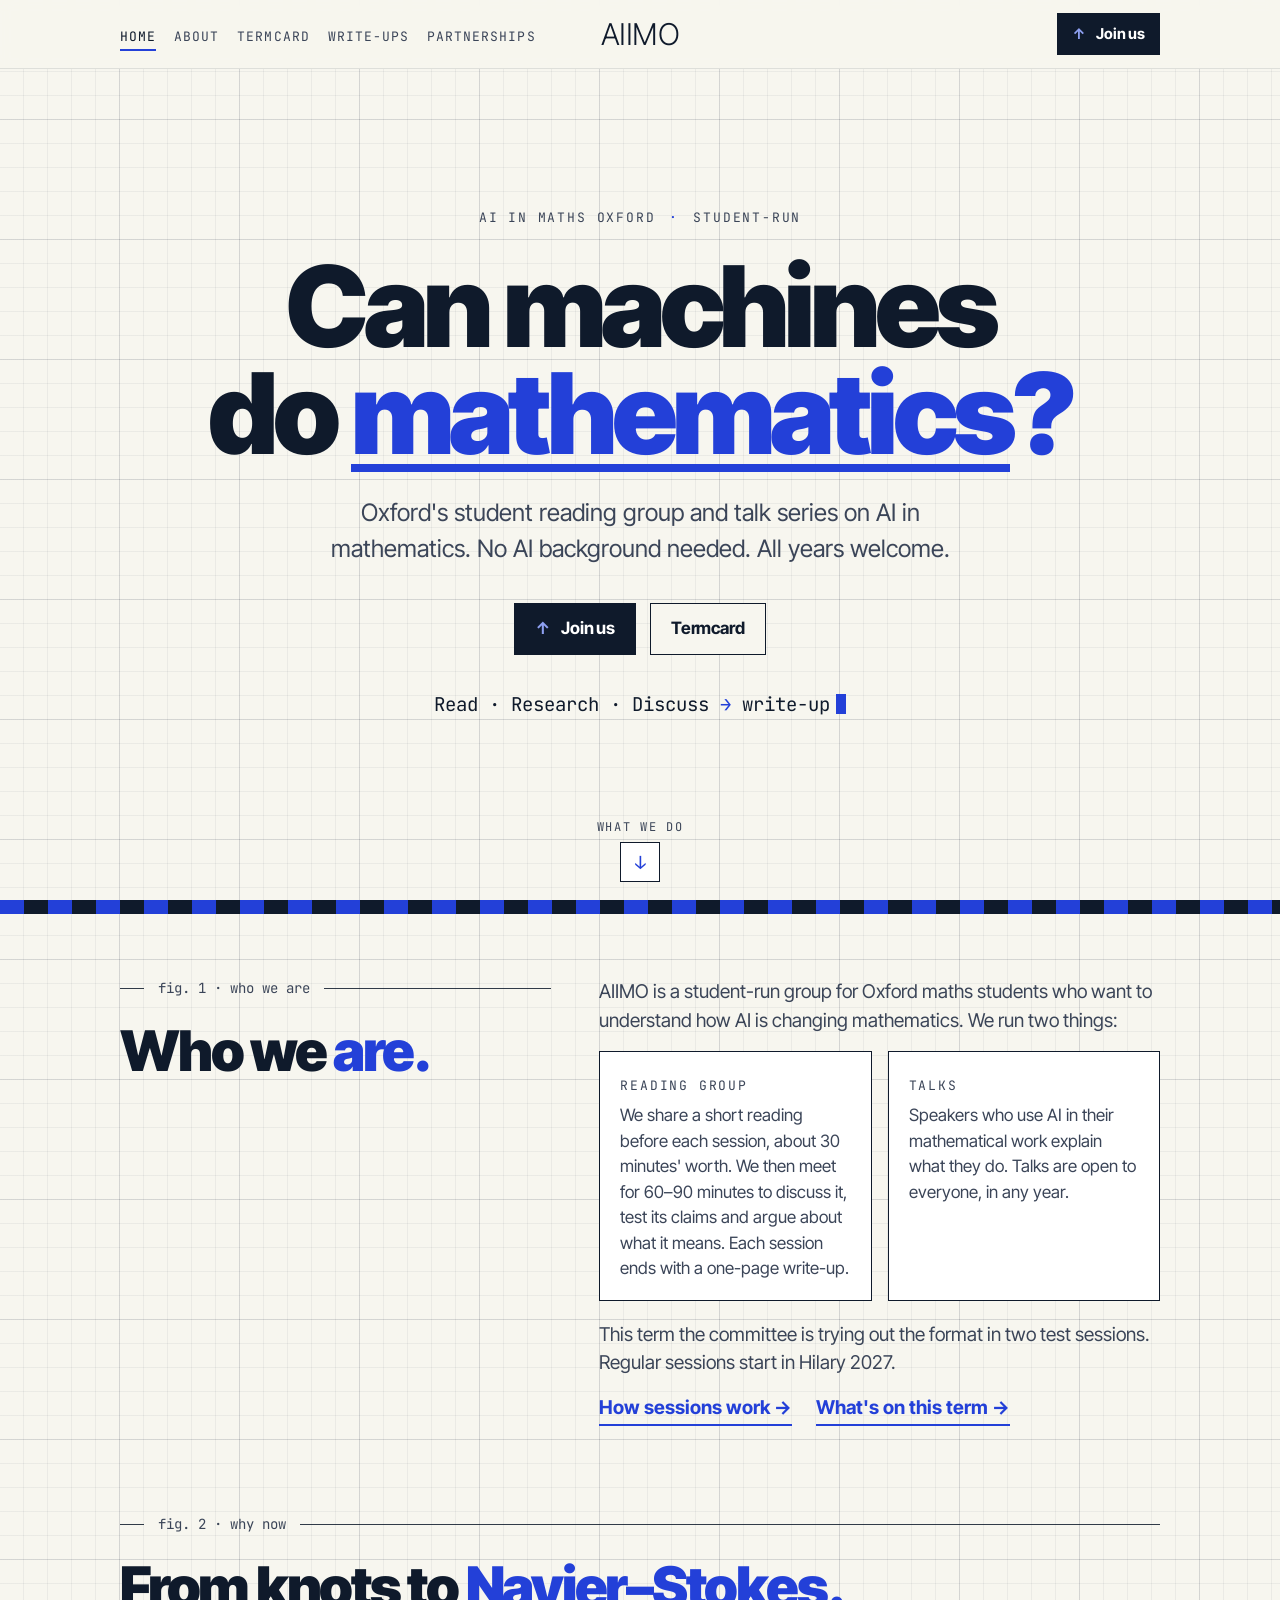
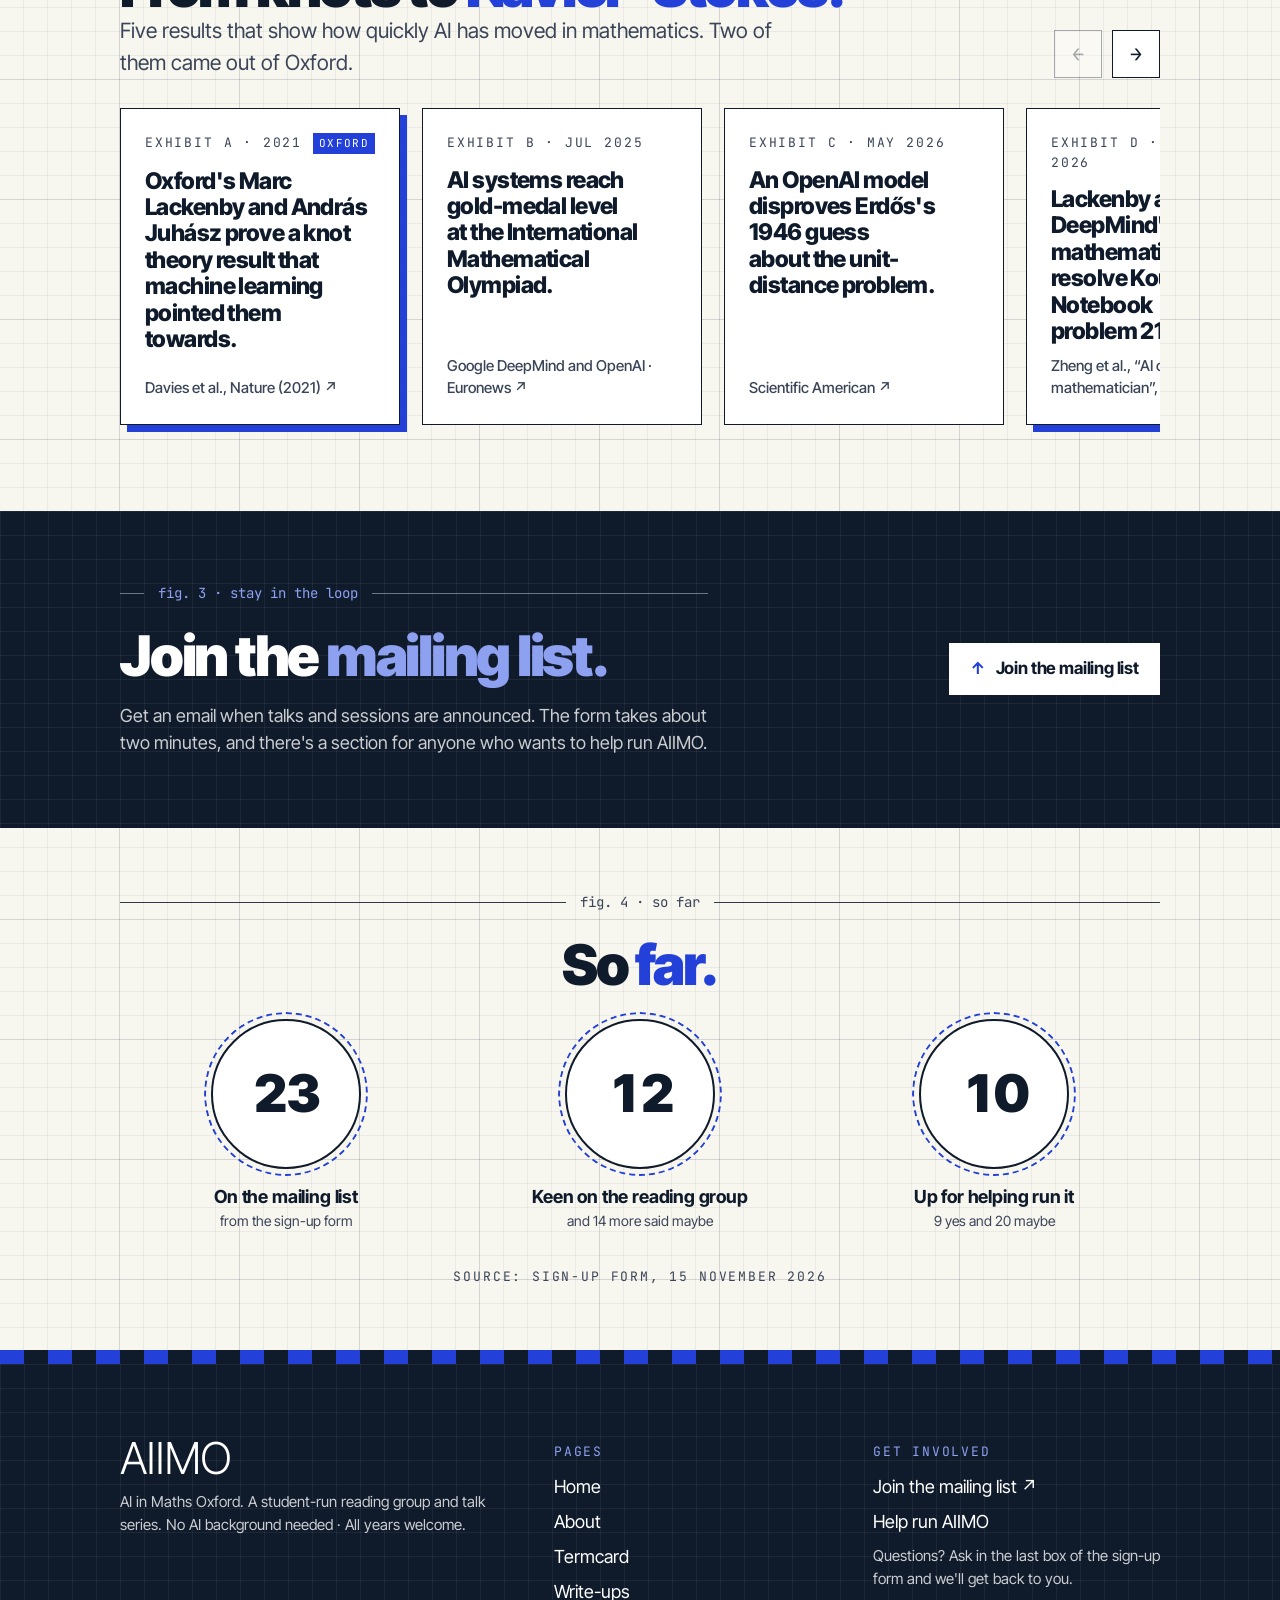
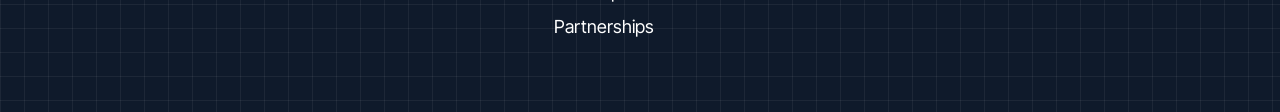
<file: index.html>
<!doctype html>
<html lang="en" class="no-js">
<head>
<meta charset="utf-8">
<meta name="viewport" content="width=device-width, initial-scale=1, viewport-fit=cover">
<title>AIIMO · AI in Maths Oxford</title>
<meta name="description" content="Can machines do mathematics? AIIMO is a student-run reading group and talk series at Oxford on AI in mathematics. No AI background needed · All years welcome.">
<link rel="canonical" href="https://aiimo.org.uk/">
<meta name="theme-color" content="#F7F6EF">
<meta property="og:type" content="website">
<meta property="og:site_name" content="AIIMO">
<meta property="og:title" content="AIIMO · AI in Maths Oxford">
<meta property="og:description" content="Can machines do mathematics? AIIMO is a student-run reading group and talk series at Oxford on AI in mathematics. No AI background needed · All years welcome.">
<meta property="og:url" content="https://aiimo.org.uk/">
<meta property="og:image" content="https://aiimo.org.uk/og.png">
<meta property="og:image:width" content="1200">
<meta property="og:image:height" content="630">
<meta property="og:image:alt" content="AIIMO: Can machines do mathematics? Student-run reading group and talks.">
<meta name="twitter:card" content="summary_large_image">
<link rel="icon" href="favicon.svg?v=3" type="image/svg+xml">
<link rel="icon" href="favicon-32.png?v=3" sizes="32x32" type="image/png">
<link rel="apple-touch-icon" href="apple-touch-icon.png?v=3">
<link rel="preconnect" href="https://fonts.googleapis.com">
<link rel="preconnect" href="https://fonts.gstatic.com" crossorigin>
<link rel="stylesheet" href="https://fonts.googleapis.com/css2?family=Inter+Tight:wght@300..900&family=JetBrains+Mono:wght@400;500&display=swap">
<link rel="stylesheet" href="styles.css?v=15">
<script>
  /* Turn on motion unless the visitor prefers reduced motion; if motion.js never loads, show everything after 2.5s. */
  (function (d) {
    if (window.matchMedia && matchMedia('(prefers-reduced-motion: reduce)').matches) return;
    d.classList.add('motion');
    setTimeout(function () { if (!window.__aiimoMotion) d.classList.remove('motion'); }, 2500);
  })(document.documentElement);
</script>
<script>
  /* Each page opens at the top (unless the link points at a section), including when the site is shown inside a frame. */
  (function () {
    if ('scrollRestoration' in history) history.scrollRestoration = 'manual';
    function toTop() {
      if (location.hash && document.getElementById(location.hash.slice(1))) return;
      window.scrollTo(0, 0);
      var top = document.documentElement;
      try { top.scrollIntoView({ block: 'start', inline: 'nearest', behavior: 'instant' }); } catch (e) { top.scrollIntoView(true); }
    }
    document.addEventListener('DOMContentLoaded', toTop);
    window.addEventListener('pageshow', toTop);
  })();
</script>
<script src="motion.js?v=15" defer></script>
<script type="application/ld+json">{"@context":"https://schema.org","@type":"Organization","name":"AI in Maths Oxford","alternateName":"AIIMO","url":"https://aiimo.org.uk/","logo":"https://aiimo.org.uk/apple-touch-icon.png"}</script>
</head>
<body>
<a class="skip" href="#main">Skip to content</a>
<header class="top">
  <div class="wrap bar">
    <nav aria-label="Main">
      <ul>
        <li><a href="index.html" data-nav="home" aria-current="page">Home</a></li>
        <li><a href="about.html" data-nav="about">About</a></li>
        <li><a href="termcard.html" data-nav="termcard">Termcard</a></li>
        <li><a href="write-ups.html" data-nav="write-ups">Write-ups</a></li>
        <li><a href="partnerships.html" data-nav="partnerships">Partnerships</a></li>
      </ul>
    </nav>
    <a class="wordmark" href="index.html" aria-label="AIIMO home">AIIMO</a>
    <div class="right"><a class="btn small" href="https://tally.so/r/xVVKxd" target="_blank" rel="noopener"><span class="arrow" aria-hidden="true">↑</span> Join us<span class="visually-hidden"> (opens in a new tab)</span></a></div>
  </div>
  <nav class="subnav" aria-label="Pages">
    <div class="wrap">
      <ul>
        <li><a href="index.html" data-nav="home" aria-current="page">Home</a></li>
        <li><a href="about.html" data-nav="about">About</a></li>
        <li><a href="termcard.html" data-nav="termcard">Termcard</a></li>
        <li><a href="write-ups.html" data-nav="write-ups">Write-ups</a></li>
        <li><a href="partnerships.html" data-nav="partnerships">Partnerships</a></li>
      </ul>
    </div>
  </nav>
</header>

<main id="main">
  <section class="hero">
    <div class="wrap">
      <div class="eyebrow"><span class="mono">AI in Maths Oxford</span><span class="mono blue">·</span><span class="mono">Student-run</span></div>
      <h1 class="headline">Can machines do <span class="blue">mathematics?</span></h1>
      <p class="sub">Oxford's student reading group and talk series on AI in mathematics. No AI background needed. All years welcome.</p>
      <div class="btns">
        <a class="btn" href="https://tally.so/r/xVVKxd" target="_blank" rel="noopener"><span class="arrow" aria-hidden="true">↑</span> Join us<span class="visually-hidden"> (opens in a new tab)</span></a>
        <a class="btn ghost" href="termcard.html">Termcard</a>
      </div>
      <div class="foot">Read · Research · Discuss <span class="arrow">→</span> write-up</div>
      <a class="scroll-cue" href="#who">What we do<span class="chev" aria-hidden="true">↓</span></a>
    </div>
  </section>

  <div class="stripe" aria-hidden="true"></div>

  <section class="block" id="who">
    <div class="wrap who">
      <div>
        <div class="fig left"><span>fig. 1 · who we are</span></div>
        <h2>Who we <span class="blue">are.</span></h2>
      </div>
      <div class="prose">
        <p>AIIMO is a student-run group for Oxford maths students who want to understand how AI is changing mathematics. We run two things:</p>
        <div class="offer">
          <div>
            <span class="mono">Reading group</span>
            <p>We share a short reading before each session, about 30 minutes' worth. We then meet for 60–90 minutes to discuss it, test its claims and argue about what it means. Each session ends with a one-page write-up.</p>
          </div>
          <div>
            <span class="mono">Talks</span>
            <p>Speakers who use AI in their mathematical work explain what they do. Talks are open to everyone, in any year.</p>
          </div>
        </div>
        <p>This term the committee is trying out the format in two test sessions. Regular sessions start in Hilary 2027.</p>
        <p class="more"><a href="about.html">How sessions work <span aria-hidden="true">→</span></a><a href="termcard.html">What's on this term <span aria-hidden="true">→</span></a></p>
      </div>
    </div>
  </section>

  <section class="block" style="padding-top:8px">
    <div class="wrap">
      <div class="fig left"><span>fig. 2 · why now</span></div>
      <div class="carousel-head">
        <div>
          <h2>From knots to <span class="blue">Navier–Stokes.</span></h2>
          <p class="lede" style="margin:0">Five results that show how quickly AI has moved in mathematics. Two of them came out of Oxford.</p>
        </div>
        <div class="arrows">
          <button type="button" id="prev" aria-controls="track" aria-label="Previous result">←</button>
          <button type="button" id="next" aria-controls="track" aria-label="Next result">→</button>
        </div>
      </div>
      <div class="track" id="track" tabindex="0" role="region" aria-label="Recent results in AI and mathematics">
        <article class="exhibit ox">
          <div class="top"><span class="mono">Exhibit A · 2021</span><span class="tag-ox">Oxford</span></div>
          <h3>Oxford's Marc Lackenby and András Juhász prove a knot theory result that machine learning pointed them towards.</h3>
          <a class="src" href="https://pubmed.ncbi.nlm.nih.gov/34853458/" target="_blank" rel="noopener">Davies et al., Nature (2021)<span aria-hidden="true"> ↗</span><span class="visually-hidden"> (opens in a new tab)</span></a>
        </article>
        <article class="exhibit">
          <div class="top"><span class="mono">Exhibit B · Jul 2025</span></div>
          <h3>AI systems reach gold-medal level at the International Mathematical Olympiad.</h3>
          <a class="src" href="https://www.euronews.com/2025/07/22/did-google-deepmind-or-openai-win-gold-at-the-worlds-most-prestigious-math-competition" target="_blank" rel="noopener">Google DeepMind and OpenAI · Euronews<span aria-hidden="true"> ↗</span><span class="visually-hidden"> (opens in a new tab)</span></a>
        </article>
        <article class="exhibit">
          <div class="top"><span class="mono">Exhibit C · May 2026</span></div>
          <h3>An OpenAI model disproves Erdős's 1946 guess about the unit-distance problem.</h3>
          <a class="src" href="https://www.scientificamerican.com/article/ai-just-solved-an-80-year-old-erdos-problem-and-mathematicians-are-amazed/" target="_blank" rel="noopener">Scientific American<span aria-hidden="true"> ↗</span><span class="visually-hidden"> (opens in a new tab)</span></a>
        </article>
        <article class="exhibit ox">
          <div class="top"><span class="mono">Exhibit D · May 2026</span><span class="tag-ox">Oxford</span></div>
          <h3>Lackenby and DeepMind's “AI co-mathematician” resolve Kourovka Notebook problem 21.10.</h3>
          <a class="src" href="https://arxiv.org/abs/2605.06651" target="_blank" rel="noopener">Zheng et al., “AI co-mathematician”, arXiv (2026)<span aria-hidden="true"> ↗</span><span class="visually-hidden"> (opens in a new tab)</span></a>
        </article>
        <article class="exhibit">
          <div class="top"><span class="mono">Exhibit E · Sep 2026</span></div>
          <h3>OpenAI claims a blow-up for the 3D Navier–Stokes equations, checked in Lean.</h3>
          <span class="src">Clay Institute: it has “apparently been settled”</span>
        </article>
      </div>
    </div>
  </section>

  <section class="band" id="mailing-list">
    <div class="wrap mail">
      <div>
        <div class="fig left"><span>fig. 3 · stay in the loop</span></div>
        <h2>Join the <span class="blue">mailing list.</span></h2>
        <p style="margin:0">Get an email when talks and sessions are announced. The form takes about two minutes, and there's a section for anyone who wants to help run AIIMO.</p>
      </div>
      <div class="btns">
        <a class="btn light" href="https://tally.so/r/xVVKxd" target="_blank" rel="noopener"><span class="arrow" aria-hidden="true">↑</span> Join the mailing list<span class="visually-hidden"> (opens in a new tab)</span></a>
      </div>
    </div>
  </section>

  <section class="block">
    <div class="wrap">
      <div class="fig"><span>fig. 4 · so far</span></div>
      <h2 style="text-align:center">So <span class="blue">far.</span></h2>
      <dl class="stats">
        <div class="stat">
          <dd class="ring"><span class="num">38</span></dd>
          <dt class="label">On the mailing list</dt>
          <dd class="note">from the sign-up form</dd>
        </div>
        <div class="stat">
          <dd class="ring"><span class="num">24</span></dd>
          <dt class="label">Keen on the reading group</dt>
          <dd class="note">and 14 more said maybe</dd>
        </div>
        <div class="stat">
          <dd class="ring"><span class="num">29</span></dd>
          <dt class="label">Up for helping run it</dt>
          <dd class="note">9 yes and 20 maybe</dd>
        </div>
      </dl>
      <p class="mono" style="text-align:center;margin:28px 0 0">Source: sign-up form, 15 November 2026</p>
    </div>
  </section>
</main>

<div class="stripe" aria-hidden="true"></div>
<footer class="band">
  <div class="wrap foot-grid">
    <div>
      <a class="wordmark" href="index.html">AIIMO</a>
      <p>AI in Maths Oxford. A student-run reading group and talk series. No AI background needed · All years welcome.</p>
    </div>
    <div>
      <span class="mono">Pages</span>
      <ul>
        <li><a href="index.html">Home</a></li>
        <li><a href="about.html">About</a></li>
        <li><a href="termcard.html">Termcard</a></li>
        <li><a href="write-ups.html">Write-ups</a></li>
        <li><a href="partnerships.html">Partnerships</a></li>
      </ul>
    </div>
    <div>
      <span class="mono">Get involved</span>
      <ul>
        <li><a href="https://tally.so/r/xVVKxd" target="_blank" rel="noopener">Join the mailing list<span aria-hidden="true"> ↗</span><span class="visually-hidden"> (opens in a new tab)</span></a></li>
        <li><a href="about.html#committee">Help run AIIMO</a></li>
      </ul>
      <p>Questions? Ask in the last box of the sign-up form and we'll get back to you.</p>
    </div>
  </div>
</footer>

<script>
  (function () {
    document.documentElement.classList.remove('no-js');
    var track = document.getElementById('track');
    if (!track) return;
    var prev = document.getElementById('prev'), next = document.getElementById('next');
    var reduce = window.matchMedia && matchMedia('(prefers-reduced-motion: reduce)').matches;
    function step(dir) {
      var card = track.querySelector('.exhibit');
      var w = card ? card.getBoundingClientRect().width + 22 : 300;
      track.scrollBy({ left: dir * w, behavior: reduce ? 'auto' : 'smooth' });
    }
    function update() {
      prev.disabled = track.scrollLeft < 4;
      next.disabled = track.scrollLeft + track.clientWidth >= track.scrollWidth - 4;
    }
    prev.addEventListener('click', function () { step(-1); });
    next.addEventListener('click', function () { step(1); });
    track.addEventListener('scroll', update, { passive: true });
    window.addEventListener('resize', update);
    update();
  })();
</script>
</body>
</html>
</file>
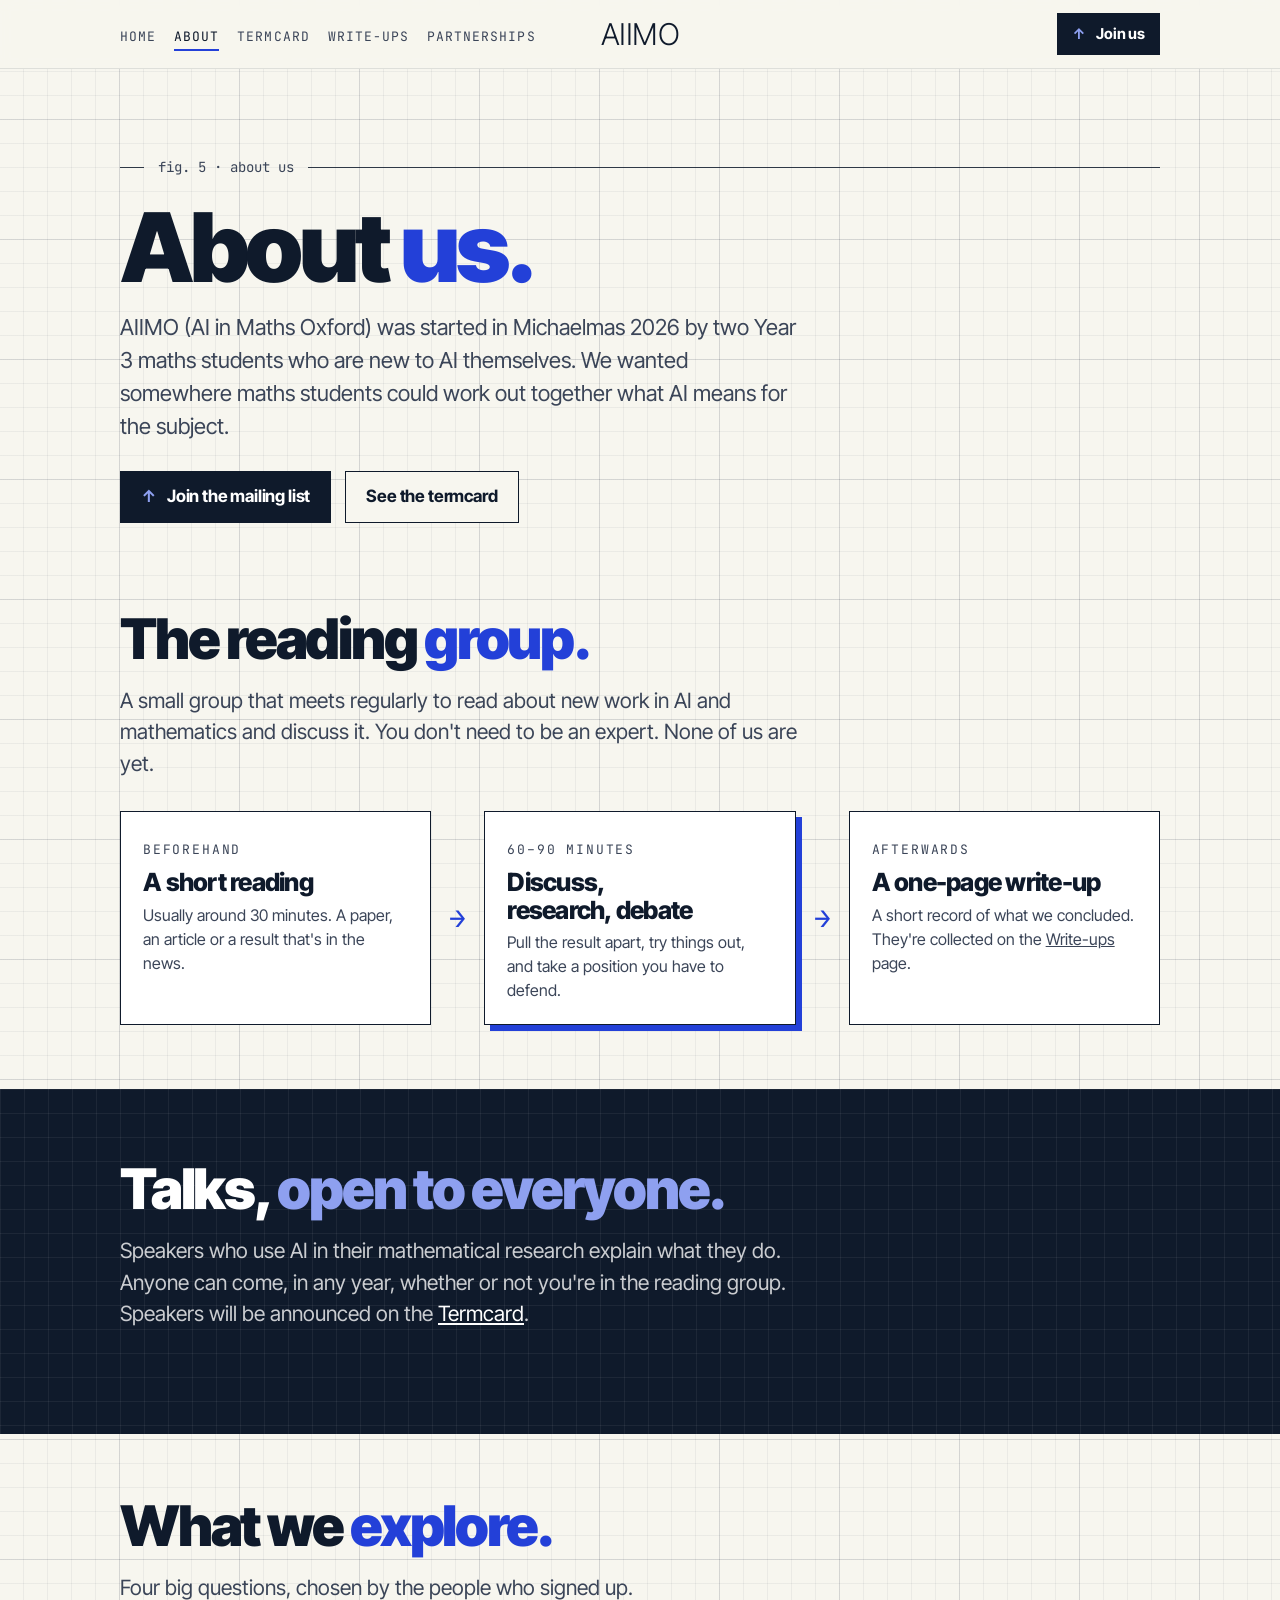
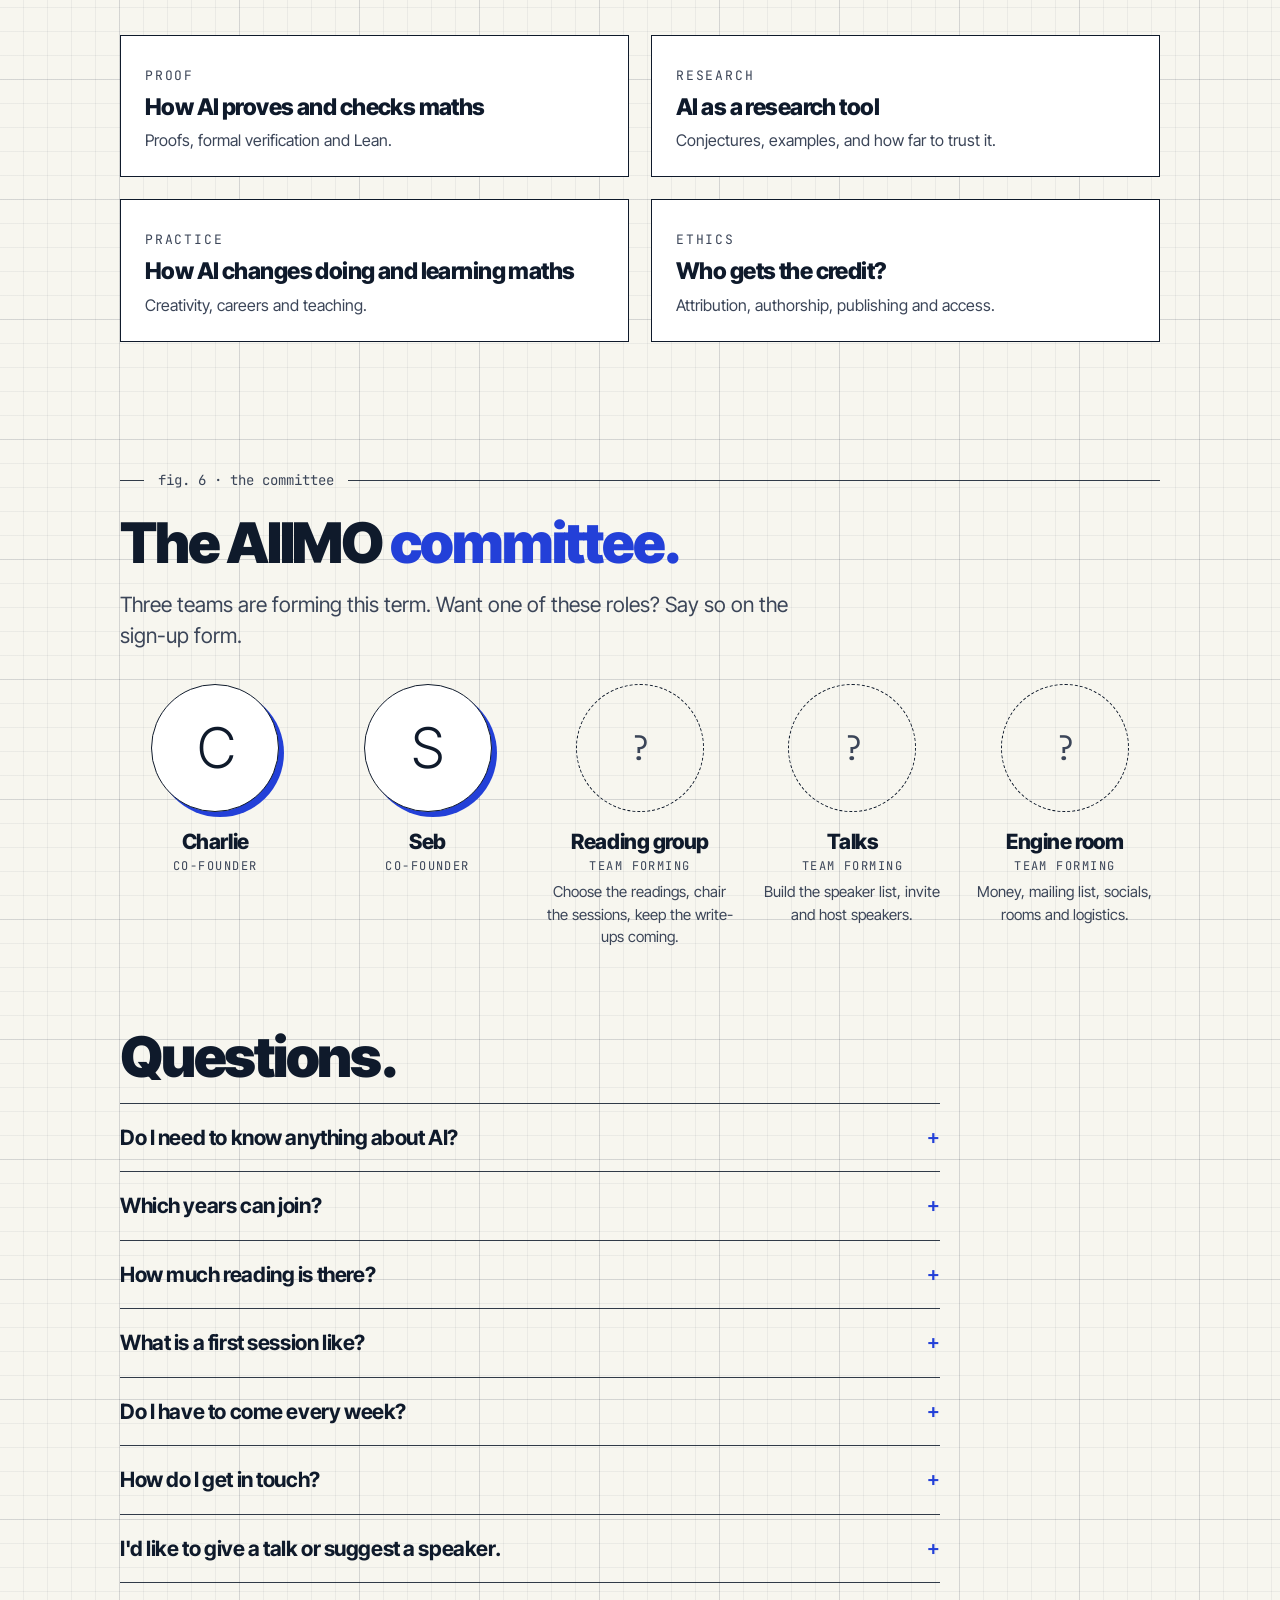
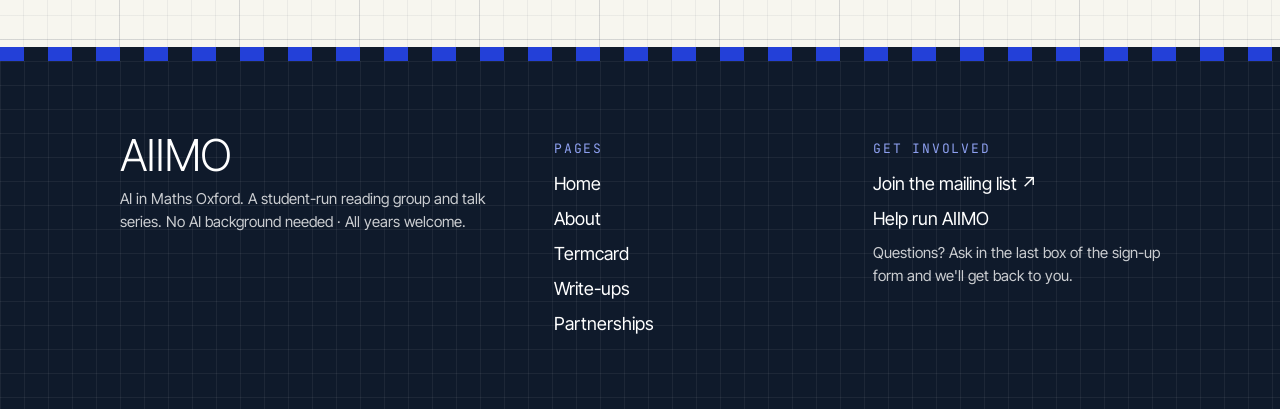
<file: about.html>
<!doctype html>
<html lang="en">
<head>
<meta charset="utf-8">
<meta name="viewport" content="width=device-width, initial-scale=1, viewport-fit=cover">
<title>About · AIIMO</title>
<meta name="description" content="How AIIMO works: a short reading, 60–90 minutes of discussion, and a one-page write-up, plus talks open to everyone. Meet the committee.">
<link rel="canonical" href="https://aiimo.org.uk/about.html">
<meta name="theme-color" content="#F7F6EF">
<meta property="og:type" content="website">
<meta property="og:site_name" content="AIIMO">
<meta property="og:title" content="About · AIIMO">
<meta property="og:description" content="How AIIMO works: a short reading, 60–90 minutes of discussion, and a one-page write-up, plus talks open to everyone. Meet the committee.">
<meta property="og:url" content="https://aiimo.org.uk/about.html">
<meta property="og:image" content="https://aiimo.org.uk/og.png">
<meta property="og:image:width" content="1200">
<meta property="og:image:height" content="630">
<meta property="og:image:alt" content="AIIMO: Can machines do mathematics? Student-run reading group and talks.">
<meta name="twitter:card" content="summary_large_image">
<link rel="icon" href="favicon.svg?v=3" type="image/svg+xml">
<link rel="icon" href="favicon-32.png?v=3" sizes="32x32" type="image/png">
<link rel="apple-touch-icon" href="apple-touch-icon.png?v=3">
<link rel="preconnect" href="https://fonts.googleapis.com">
<link rel="preconnect" href="https://fonts.gstatic.com" crossorigin>
<link rel="stylesheet" href="https://fonts.googleapis.com/css2?family=Inter+Tight:wght@300..900&family=JetBrains+Mono:wght@400;500&display=swap">
<link rel="stylesheet" href="styles.css?v=15">
<script>
  /* Turn on motion unless the visitor prefers reduced motion; if motion.js never loads, show everything after 2.5s. */
  (function (d) {
    if (window.matchMedia && matchMedia('(prefers-reduced-motion: reduce)').matches) return;
    d.classList.add('motion');
    setTimeout(function () { if (!window.__aiimoMotion) d.classList.remove('motion'); }, 2500);
  })(document.documentElement);
</script>
<script>
  /* Each page opens at the top (unless the link points at a section), including when the site is shown inside a frame. */
  (function () {
    if ('scrollRestoration' in history) history.scrollRestoration = 'manual';
    function toTop() {
      if (location.hash && document.getElementById(location.hash.slice(1))) return;
      window.scrollTo(0, 0);
      var top = document.documentElement;
      try { top.scrollIntoView({ block: 'start', inline: 'nearest', behavior: 'instant' }); } catch (e) { top.scrollIntoView(true); }
    }
    document.addEventListener('DOMContentLoaded', toTop);
    window.addEventListener('pageshow', toTop);
  })();
</script>
<script src="motion.js?v=15" defer></script>
</head>
<body>
<a class="skip" href="#main">Skip to content</a>
<header class="top">
  <div class="wrap bar">
    <nav aria-label="Main">
      <ul>
        <li><a href="index.html" data-nav="home">Home</a></li>
        <li><a href="about.html" data-nav="about" aria-current="page">About</a></li>
        <li><a href="termcard.html" data-nav="termcard">Termcard</a></li>
        <li><a href="write-ups.html" data-nav="write-ups">Write-ups</a></li>
        <li><a href="partnerships.html" data-nav="partnerships">Partnerships</a></li>
      </ul>
    </nav>
    <a class="wordmark" href="index.html" aria-label="AIIMO home">AIIMO</a>
    <div class="right"><a class="btn small" href="https://tally.so/r/xVVKxd" target="_blank" rel="noopener"><span class="arrow" aria-hidden="true">↑</span> Join us<span class="visually-hidden"> (opens in a new tab)</span></a></div>
  </div>
  <nav class="subnav" aria-label="Pages">
    <div class="wrap">
      <ul>
        <li><a href="index.html" data-nav="home">Home</a></li>
        <li><a href="about.html" data-nav="about" aria-current="page">About</a></li>
        <li><a href="termcard.html" data-nav="termcard">Termcard</a></li>
        <li><a href="write-ups.html" data-nav="write-ups">Write-ups</a></li>
        <li><a href="partnerships.html" data-nav="partnerships">Partnerships</a></li>
      </ul>
    </div>
  </nav>
</header>

<main id="main">
  <section class="page-head">
    <div class="wrap">
      <div class="fig left"><span>fig. 5 · about us</span></div>
      <h1>About <span class="blue">us.</span></h1>
      <p class="lede">AIIMO (AI in Maths Oxford) was started in Michaelmas 2026 by two Year 3 maths students who are new to AI themselves. We wanted somewhere maths students could work out together what AI means for the subject.</p>
      <div class="btns" style="margin-top:28px">
        <a class="btn" href="https://tally.so/r/xVVKxd" target="_blank" rel="noopener"><span class="arrow" aria-hidden="true">↑</span> Join the mailing list<span class="visually-hidden"> (opens in a new tab)</span></a>
        <a class="btn ghost" href="termcard.html">See the termcard</a>
      </div>
    </div>
  </section>

  <section class="block">
    <div class="wrap">
      <h2>The reading <span class="blue">group.</span></h2>
      <p class="lede">A small group that meets regularly to read about new work in AI and mathematics and discuss it. You don't need to be an expert. None of us are yet.</p>
      <div class="flow">
        <div class="step">
          <span class="mono">Beforehand</span>
          <h3>A short reading</h3>
          <p>Usually around 30 minutes. A paper, an article or a result that's in the news.</p>
        </div>
        <div class="arrow" aria-hidden="true">→</div>
        <div class="step main">
          <span class="mono">60–90 minutes</span>
          <h3>Discuss, research, debate</h3>
          <p>Pull the result apart, try things out, and take a position you have to defend.</p>
        </div>
        <div class="arrow" aria-hidden="true">→</div>
        <div class="step">
          <span class="mono">Afterwards</span>
          <h3>A one-page write-up</h3>
          <p>A short record of what we concluded. They're collected on the <a href="write-ups.html">Write-ups</a> page.</p>
        </div>
      </div>
    </div>
  </section>

  <section class="band">
    <div class="wrap">
      <h2>Talks, <span class="blue">open to everyone.</span></h2>
      <p class="lede">Speakers who use AI in their mathematical research explain what they do. Anyone can come, in any year, whether or not you're in the reading group. Speakers will be announced on the <a href="termcard.html" style="color:var(--white)">Termcard</a>.</p>
    </div>
  </section>

  <section class="block">
    <div class="wrap">
      <h2>What we <span class="blue">explore.</span></h2>
      <p class="lede">Four big questions, chosen by the people who signed up.</p>
      <div class="topics">
        <div class="topic"><span class="mono">Proof</span><h3>How AI proves and checks maths</h3><p>Proofs, formal verification and Lean.</p></div>
        <div class="topic"><span class="mono">Research</span><h3>AI as a research tool</h3><p>Conjectures, examples, and how far to trust it.</p></div>
        <div class="topic"><span class="mono">Practice</span><h3>How AI changes doing and learning maths</h3><p>Creativity, careers and teaching.</p></div>
        <div class="topic"><span class="mono">Ethics</span><h3>Who gets the credit?</h3><p>Attribution, authorship, publishing and access.</p></div>
      </div>
    </div>
  </section>

  <section class="block" id="committee">
    <div class="wrap">
      <div class="fig left"><span>fig. 6 · the committee</span></div>
      <h2>The AIIMO <span class="blue">committee.</span></h2>
      <p class="lede">Three teams are forming this term. Want one of these roles? Say so on the sign-up form.</p>
      <div class="people">
        <div class="person"><div class="avatar" aria-hidden="true">C</div><div class="name">Charlie</div><div class="role">Co-founder</div></div>
        <div class="person"><div class="avatar" aria-hidden="true">S</div><div class="name">Seb</div><div class="role">Co-founder</div></div>
        <div class="person"><div class="avatar open" aria-hidden="true">?</div><div class="name">Reading group</div><div class="role">Team forming</div><p>Choose the readings, chair the sessions, keep the write-ups coming.</p></div>
        <div class="person"><div class="avatar open" aria-hidden="true">?</div><div class="name">Talks</div><div class="role">Team forming</div><p>Build the speaker list, invite and host speakers.</p></div>
        <div class="person"><div class="avatar open" aria-hidden="true">?</div><div class="name">Engine room</div><div class="role">Team forming</div><p>Money, mailing list, socials, rooms and logistics.</p></div>
      </div>
    </div>
  </section>

  <section class="block" style="padding-top:16px">
    <div class="wrap">
      <h2>Questions.</h2>
      <div class="faq">
        <details><summary>Do I need to know anything about AI?</summary><p>No. We're maths students working it out as we go. If you can read a maths paper, or want to learn how, you'll be fine.</p></details>
        <details><summary>Which years can join?</summary><p>All of them. Talks are open to everyone, and the reading group is open to any year.</p></details>
        <details><summary>How much reading is there?</summary><p>Short by default, usually about 30 minutes before a session, with some weeks lighter or heavier.</p></details>
        <details><summary>What is a first session like?</summary><p>Skim the reading beforehand if you can. If you can't, come anyway and listen in. We talk it through as a group, nobody is put on the spot, and you're welcome to bring a laptop to try things out.</p></details>
        <details><summary>Do I have to come every week?</summary><p>No. Come when you can. Each session stands on its own.</p></details>
        <details><summary>How do I get in touch?</summary><p>Use the last box on the <a href="https://tally.so/r/xVVKxd" target="_blank" rel="noopener" style="color:var(--blue);font-weight:700">sign-up form<span class="visually-hidden"> (opens in a new tab)</span></a> and we'll get back to you.</p></details>
        <details><summary>I'd like to give a talk or suggest a speaker.</summary><p>Great. Tell us on the sign-up form, in the talks section.</p></details>
      </div>
    </div>
  </section>
</main>

<div class="stripe" aria-hidden="true"></div>
<footer class="band">
  <div class="wrap foot-grid">
    <div>
      <a class="wordmark" href="index.html">AIIMO</a>
      <p>AI in Maths Oxford. A student-run reading group and talk series. No AI background needed · All years welcome.</p>
    </div>
    <div>
      <span class="mono">Pages</span>
      <ul>
        <li><a href="index.html">Home</a></li>
        <li><a href="about.html">About</a></li>
        <li><a href="termcard.html">Termcard</a></li>
        <li><a href="write-ups.html">Write-ups</a></li>
        <li><a href="partnerships.html">Partnerships</a></li>
      </ul>
    </div>
    <div>
      <span class="mono">Get involved</span>
      <ul>
        <li><a href="https://tally.so/r/xVVKxd" target="_blank" rel="noopener">Join the mailing list<span aria-hidden="true"> ↗</span><span class="visually-hidden"> (opens in a new tab)</span></a></li>
        <li><a href="about.html#committee">Help run AIIMO</a></li>
      </ul>
      <p>Questions? Ask in the last box of the sign-up form and we'll get back to you.</p>
    </div>
  </div>
</footer>
</body>
</html>
</file>
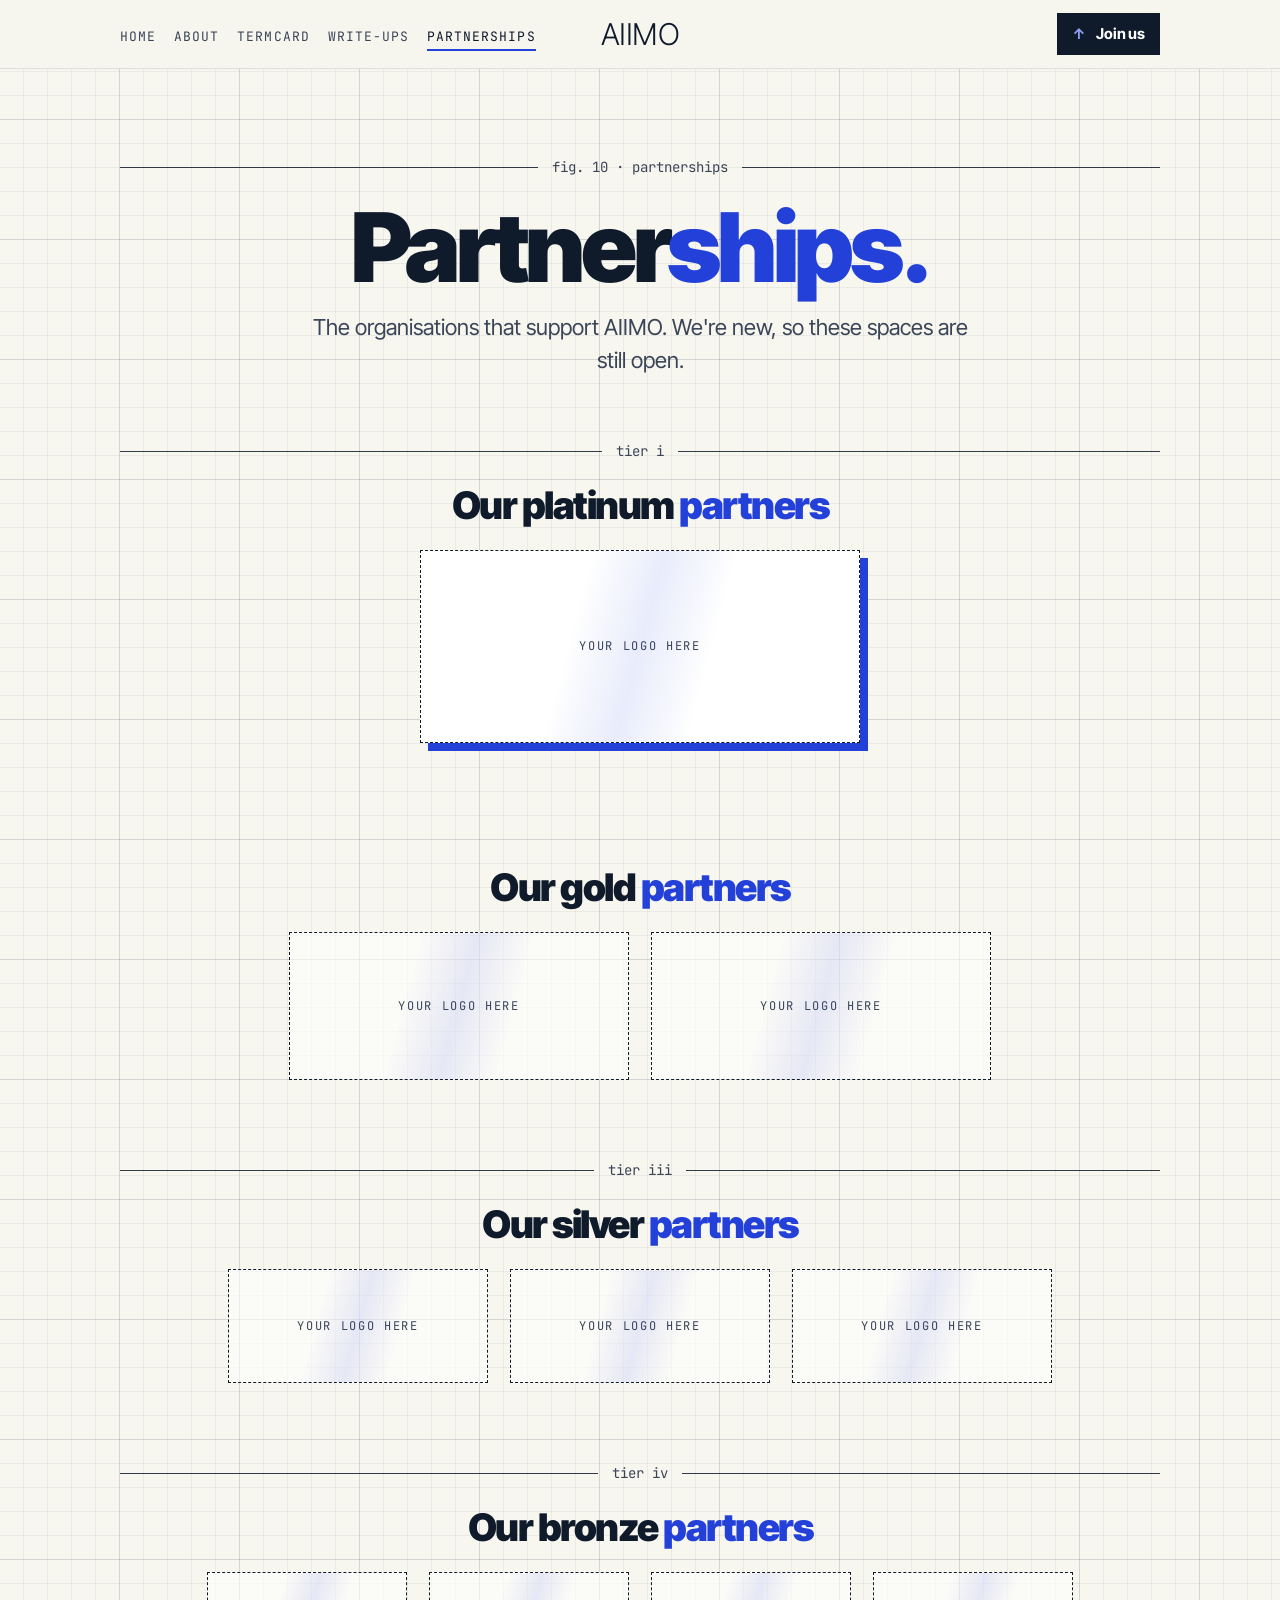
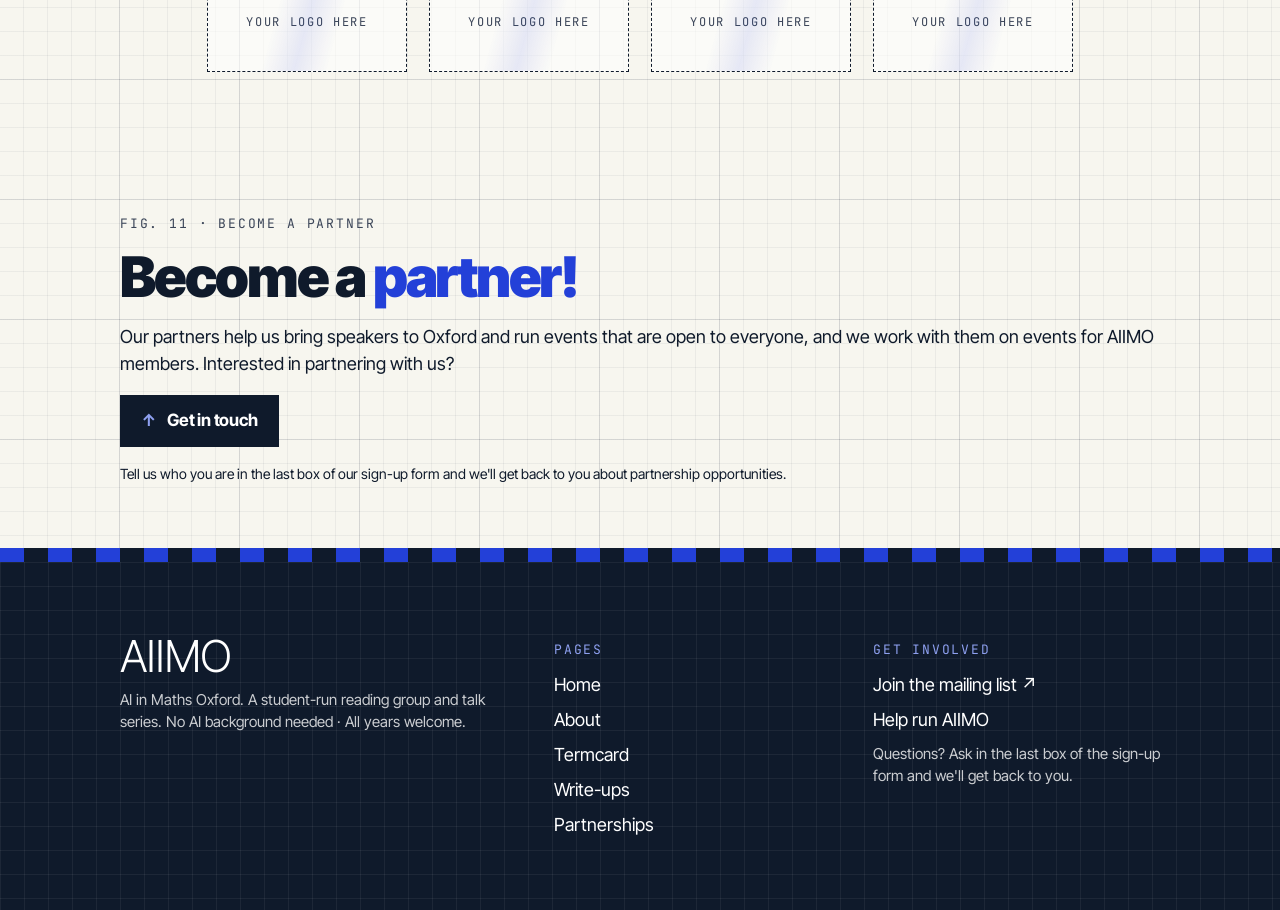
<file: partnerships.html>
<!doctype html>
<html lang="en">
<head>
<meta charset="utf-8">
<meta name="viewport" content="width=device-width, initial-scale=1, viewport-fit=cover">
<title>Partnerships · AIIMO</title>
<meta name="description" content="The organisations that partner with AIIMO, Oxford's student reading group on AI in mathematics, and how to become a partner.">
<link rel="canonical" href="https://aiimo.org.uk/partnerships.html">
<meta name="theme-color" content="#F7F6EF">
<meta property="og:type" content="website">
<meta property="og:site_name" content="AIIMO">
<meta property="og:title" content="Partnerships · AIIMO">
<meta property="og:description" content="The organisations that partner with AIIMO, Oxford's student reading group on AI in mathematics, and how to become a partner.">
<meta property="og:url" content="https://aiimo.org.uk/partnerships.html">
<meta property="og:image" content="https://aiimo.org.uk/og.png">
<meta property="og:image:width" content="1200">
<meta property="og:image:height" content="630">
<meta property="og:image:alt" content="AIIMO: Can machines do mathematics? Student-run reading group and talks.">
<meta name="twitter:card" content="summary_large_image">
<link rel="icon" href="favicon.svg?v=3" type="image/svg+xml">
<link rel="icon" href="favicon-32.png?v=3" sizes="32x32" type="image/png">
<link rel="apple-touch-icon" href="apple-touch-icon.png?v=3">
<link rel="preconnect" href="https://fonts.googleapis.com">
<link rel="preconnect" href="https://fonts.gstatic.com" crossorigin>
<link rel="stylesheet" href="https://fonts.googleapis.com/css2?family=Inter+Tight:wght@300..900&family=JetBrains+Mono:wght@400;500&display=swap">
<link rel="stylesheet" href="styles.css?v=15">
<script>
  /* Turn on motion unless the visitor prefers reduced motion; if motion.js never loads, show everything after 2.5s. */
  (function (d) {
    if (window.matchMedia && matchMedia('(prefers-reduced-motion: reduce)').matches) return;
    d.classList.add('motion');
    setTimeout(function () { if (!window.__aiimoMotion) d.classList.remove('motion'); }, 2500);
  })(document.documentElement);
</script>
<script>
  /* Each page opens at the top (unless the link points at a section), including when the site is shown inside a frame. */
  (function () {
    if ('scrollRestoration' in history) history.scrollRestoration = 'manual';
    function toTop() {
      if (location.hash && document.getElementById(location.hash.slice(1))) return;
      window.scrollTo(0, 0);
      var top = document.documentElement;
      try { top.scrollIntoView({ block: 'start', inline: 'nearest', behavior: 'instant' }); } catch (e) { top.scrollIntoView(true); }
    }
    document.addEventListener('DOMContentLoaded', toTop);
    window.addEventListener('pageshow', toTop);
  })();
</script>
<script src="motion.js?v=15" defer></script>
</head>
<body>
<a class="skip" href="#main">Skip to content</a>
<header class="top">
  <div class="wrap bar">
    <nav aria-label="Main">
      <ul>
        <li><a href="index.html" data-nav="home">Home</a></li>
        <li><a href="about.html" data-nav="about">About</a></li>
        <li><a href="termcard.html" data-nav="termcard">Termcard</a></li>
        <li><a href="write-ups.html" data-nav="write-ups">Write-ups</a></li>
        <li><a href="partnerships.html" data-nav="partnerships" aria-current="page">Partnerships</a></li>
      </ul>
    </nav>
    <a class="wordmark" href="index.html" aria-label="AIIMO home">AIIMO</a>
    <div class="right"><a class="btn small" href="https://tally.so/r/xVVKxd" target="_blank" rel="noopener"><span class="arrow" aria-hidden="true">↑</span> Join us<span class="visually-hidden"> (opens in a new tab)</span></a></div>
  </div>
  <nav class="subnav" aria-label="Pages">
    <div class="wrap">
      <ul>
        <li><a href="index.html" data-nav="home">Home</a></li>
        <li><a href="about.html" data-nav="about">About</a></li>
        <li><a href="termcard.html" data-nav="termcard">Termcard</a></li>
        <li><a href="write-ups.html" data-nav="write-ups">Write-ups</a></li>
        <li><a href="partnerships.html" data-nav="partnerships" aria-current="page">Partnerships</a></li>
      </ul>
    </div>
  </nav>
</header>

<main id="main">
  <section class="page-head partners-head">
    <div class="wrap">
      <div class="fig"><span>fig. 10 · partnerships</span></div>
      <h1>Partner<span class="blue">ships.</span></h1>
      <p class="lede">The organisations that support AIIMO. We're new, so these spaces are still open.</p>
    </div>
  </section>

  <section class="tier tier-xl">
    <div class="wrap">
      <div class="fig"><span>tier i</span></div>
      <h2>Our platinum <span class="blue">partners</span></h2>
      <div class="logos">
        <div class="slot"><span class="mono">Your logo here</span></div>
      </div>
    </div>
  </section>
  <section class="tier tier-lg">
    <div class="wrap">
      <div class="fig"><span>tier ii</span></div>
      <h2>Our gold <span class="blue">partners</span></h2>
      <div class="logos">
        <div class="slot"><span class="mono">Your logo here</span></div>
        <div class="slot"><span class="mono">Your logo here</span></div>
      </div>
    </div>
  </section>
  <section class="tier tier-md">
    <div class="wrap">
      <div class="fig"><span>tier iii</span></div>
      <h2>Our silver <span class="blue">partners</span></h2>
      <div class="logos">
        <div class="slot"><span class="mono">Your logo here</span></div>
        <div class="slot"><span class="mono">Your logo here</span></div>
        <div class="slot"><span class="mono">Your logo here</span></div>
      </div>
    </div>
  </section>
  <section class="tier tier-sm">
    <div class="wrap">
      <div class="fig"><span>tier iv</span></div>
      <h2>Our bronze <span class="blue">partners</span></h2>
      <div class="logos">
        <div class="slot"><span class="mono">Your logo here</span></div>
        <div class="slot"><span class="mono">Your logo here</span></div>
        <div class="slot"><span class="mono">Your logo here</span></div>
        <div class="slot"><span class="mono">Your logo here</span></div>
      </div>
    </div>
  </section>

  <section class="block join become">
    <div class="wrap">
      <div class="card">
        <span class="mono">fig. 11 · become a partner</span>
        <h2 style="margin-top:14px">Become a <span class="blue">partner!</span></h2>
        <p>Our partners help us bring speakers to Oxford and run events that are open to everyone, and we work with them on events for AIIMO members. Interested in partnering with us?</p>
        <a class="btn" href="https://tally.so/r/xVVKxd" target="_blank" rel="noopener"><span class="arrow" aria-hidden="true">↑</span> Get in touch<span class="visually-hidden"> (opens in a new tab)</span></a>
        <p class="note">Tell us who you are in the last box of our sign-up form and we'll get back to you about partnership opportunities.</p>
      </div>
    </div>
  </section>
</main>

<div class="stripe" aria-hidden="true"></div>
<footer class="band">
  <div class="wrap foot-grid">
    <div>
      <a class="wordmark" href="index.html">AIIMO</a>
      <p>AI in Maths Oxford. A student-run reading group and talk series. No AI background needed · All years welcome.</p>
    </div>
    <div>
      <span class="mono">Pages</span>
      <ul>
        <li><a href="index.html">Home</a></li>
        <li><a href="about.html">About</a></li>
        <li><a href="termcard.html">Termcard</a></li>
        <li><a href="write-ups.html">Write-ups</a></li>
        <li><a href="partnerships.html">Partnerships</a></li>
      </ul>
    </div>
    <div>
      <span class="mono">Get involved</span>
      <ul>
        <li><a href="https://tally.so/r/xVVKxd" target="_blank" rel="noopener">Join the mailing list<span aria-hidden="true"> ↗</span><span class="visually-hidden"> (opens in a new tab)</span></a></li>
        <li><a href="about.html#committee">Help run AIIMO</a></li>
      </ul>
      <p>Questions? Ask in the last box of the sign-up form and we'll get back to you.</p>
    </div>
  </div>
</footer>
</body>
</html>
</file>
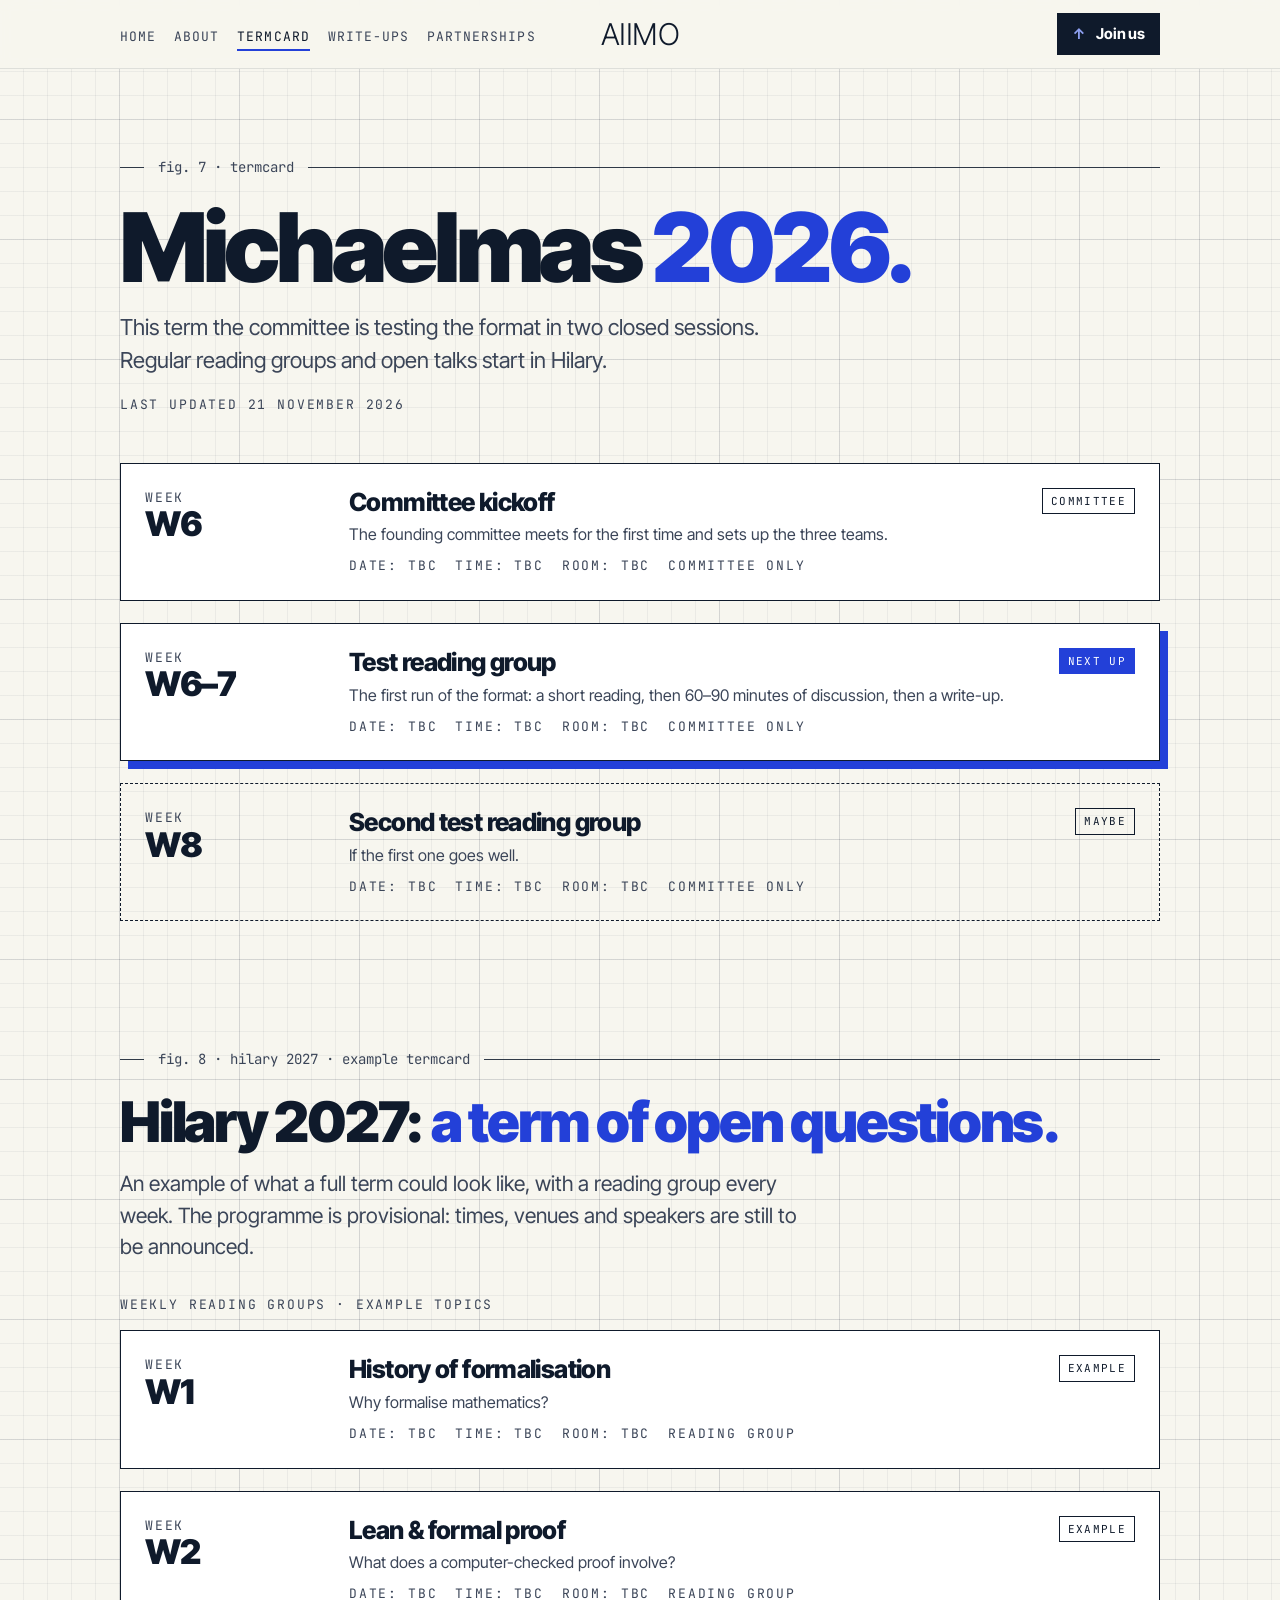
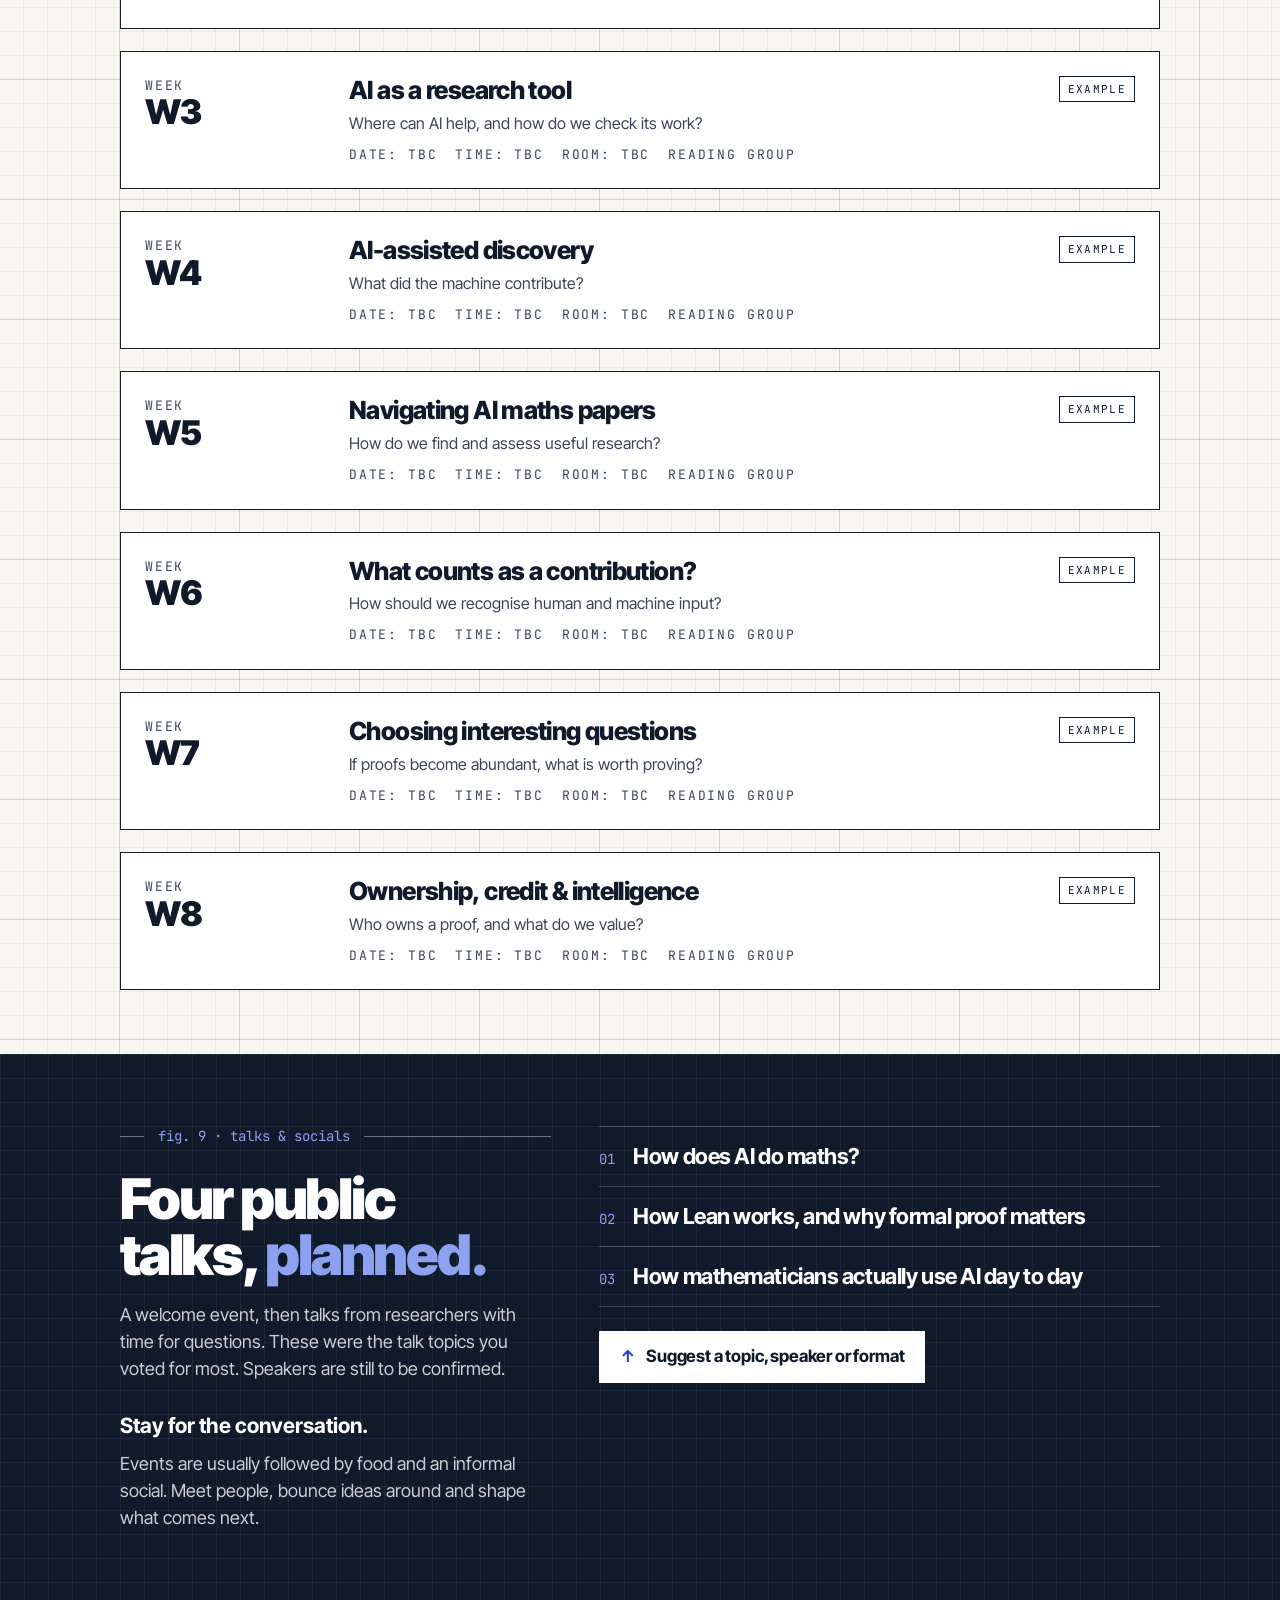
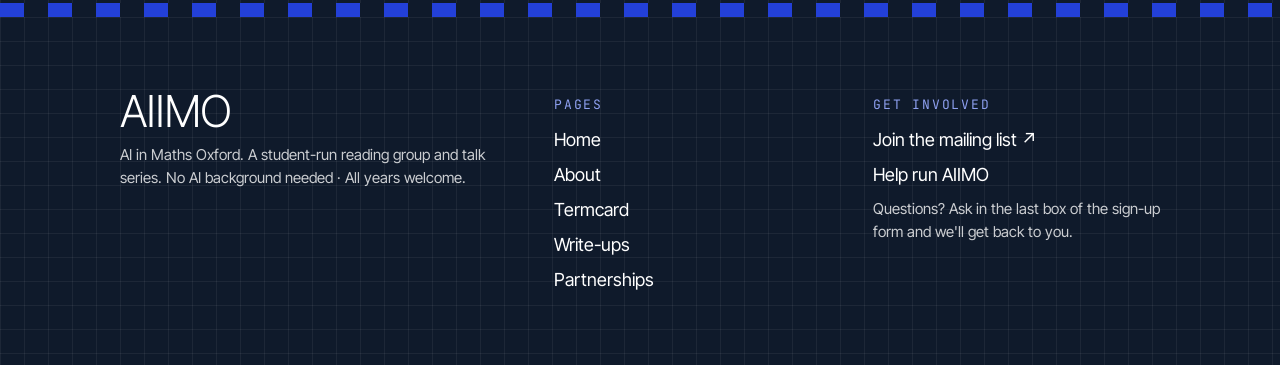
<file: termcard.html>
<!doctype html>
<html lang="en">
<head>
<meta charset="utf-8">
<meta name="viewport" content="width=device-width, initial-scale=1, viewport-fit=cover">
<title>Termcard · AIIMO</title>
<meta name="description" content="What's on at AIIMO: Michaelmas 2026 test sessions, and an example termcard for Hilary 2027 with eight weekly reading groups and four public talks.">
<link rel="canonical" href="https://aiimo.org.uk/termcard.html">
<meta name="theme-color" content="#F7F6EF">
<meta property="og:type" content="website">
<meta property="og:site_name" content="AIIMO">
<meta property="og:title" content="Termcard · AIIMO">
<meta property="og:description" content="What's on at AIIMO: Michaelmas 2026 test sessions, and an example termcard for Hilary 2027 with eight weekly reading groups and four public talks.">
<meta property="og:url" content="https://aiimo.org.uk/termcard.html">
<meta property="og:image" content="https://aiimo.org.uk/og.png">
<meta property="og:image:width" content="1200">
<meta property="og:image:height" content="630">
<meta property="og:image:alt" content="AIIMO: Can machines do mathematics? Student-run reading group and talks.">
<meta name="twitter:card" content="summary_large_image">
<link rel="icon" href="favicon.svg?v=3" type="image/svg+xml">
<link rel="icon" href="favicon-32.png?v=3" sizes="32x32" type="image/png">
<link rel="apple-touch-icon" href="apple-touch-icon.png?v=3">
<link rel="preconnect" href="https://fonts.googleapis.com">
<link rel="preconnect" href="https://fonts.gstatic.com" crossorigin>
<link rel="stylesheet" href="https://fonts.googleapis.com/css2?family=Inter+Tight:wght@300..900&family=JetBrains+Mono:wght@400;500&display=swap">
<link rel="stylesheet" href="styles.css?v=15">
<script>
  /* Turn on motion unless the visitor prefers reduced motion; if motion.js never loads, show everything after 2.5s. */
  (function (d) {
    if (window.matchMedia && matchMedia('(prefers-reduced-motion: reduce)').matches) return;
    d.classList.add('motion');
    setTimeout(function () { if (!window.__aiimoMotion) d.classList.remove('motion'); }, 2500);
  })(document.documentElement);
</script>
<script>
  /* Each page opens at the top (unless the link points at a section), including when the site is shown inside a frame. */
  (function () {
    if ('scrollRestoration' in history) history.scrollRestoration = 'manual';
    function toTop() {
      if (location.hash && document.getElementById(location.hash.slice(1))) return;
      window.scrollTo(0, 0);
      var top = document.documentElement;
      try { top.scrollIntoView({ block: 'start', inline: 'nearest', behavior: 'instant' }); } catch (e) { top.scrollIntoView(true); }
    }
    document.addEventListener('DOMContentLoaded', toTop);
    window.addEventListener('pageshow', toTop);
  })();
</script>
<script src="motion.js?v=15" defer></script>
</head>
<body>
<a class="skip" href="#main">Skip to content</a>
<header class="top">
  <div class="wrap bar">
    <nav aria-label="Main">
      <ul>
        <li><a href="index.html" data-nav="home">Home</a></li>
        <li><a href="about.html" data-nav="about">About</a></li>
        <li><a href="termcard.html" data-nav="termcard" aria-current="page">Termcard</a></li>
        <li><a href="write-ups.html" data-nav="write-ups">Write-ups</a></li>
        <li><a href="partnerships.html" data-nav="partnerships">Partnerships</a></li>
      </ul>
    </nav>
    <a class="wordmark" href="index.html" aria-label="AIIMO home">AIIMO</a>
    <div class="right"><a class="btn small" href="https://tally.so/r/xVVKxd" target="_blank" rel="noopener"><span class="arrow" aria-hidden="true">↑</span> Join us<span class="visually-hidden"> (opens in a new tab)</span></a></div>
  </div>
  <nav class="subnav" aria-label="Pages">
    <div class="wrap">
      <ul>
        <li><a href="index.html" data-nav="home">Home</a></li>
        <li><a href="about.html" data-nav="about">About</a></li>
        <li><a href="termcard.html" data-nav="termcard" aria-current="page">Termcard</a></li>
        <li><a href="write-ups.html" data-nav="write-ups">Write-ups</a></li>
        <li><a href="partnerships.html" data-nav="partnerships">Partnerships</a></li>
      </ul>
    </div>
  </nav>
</header>

<main id="main">
  <section class="page-head">
    <div class="wrap">
      <div class="fig left"><span>fig. 7 · termcard</span></div>
      <h1>Michaelmas <span class="blue">2026.</span></h1>
      <p class="lede">This term the committee is testing the format in two closed sessions. Regular reading groups and open talks start in Hilary.</p>
      <p class="mono" style="margin:18px 0 0">Last updated 21 November 2026</p>
    </div>
  </section>

  <section class="block" style="padding-top:24px">
    <div class="wrap">
      <h2 class="visually-hidden">This term</h2>
      <div class="events">
        <article class="event">
          <div class="when"><div class="mono">Week</div><div class="wk">W6</div></div>
          <div>
            <h3>Committee kickoff</h3>
            <p>The founding committee meets for the first time and sets up the three teams.</p>
            <div class="meta"><span class="mono">Date: TBC</span><span class="mono">Time: TBC</span><span class="mono">Room: TBC</span><span class="mono">Committee only</span></div>
          </div>
          <span class="pill">Committee</span>
        </article>
        <article class="event next">
          <div class="when"><div class="mono">Week</div><div class="wk">W6–7</div></div>
          <div>
            <h3>Test reading group</h3>
            <p>The first run of the format: a short reading, then 60–90 minutes of discussion, then a write-up.</p>
            <div class="meta"><span class="mono">Date: TBC</span><span class="mono">Time: TBC</span><span class="mono">Room: TBC</span><span class="mono">Committee only</span></div>
          </div>
          <span class="pill on">Next up</span>
        </article>
        <article class="event maybe">
          <div class="when"><div class="mono">Week</div><div class="wk">W8</div></div>
          <div>
            <h3>Second test reading group</h3>
            <p>If the first one goes well.</p>
            <div class="meta"><span class="mono">Date: TBC</span><span class="mono">Time: TBC</span><span class="mono">Room: TBC</span><span class="mono">Committee only</span></div>
          </div>
          <span class="pill">Maybe</span>
        </article>
      </div>
    </div>
  </section>

  <section class="block" id="hilary">
    <div class="wrap">
      <div class="fig left"><span>fig. 8 · hilary 2027 · example termcard</span></div>
      <h2>Hilary 2027: <span class="blue">a term of open questions.</span></h2>
      <p class="lede">An example of what a full term could look like, with a reading group every week. The programme is provisional: times, venues and speakers are still to be announced.</p>
      <p class="mono" style="margin:28px 0 16px">Weekly reading groups · example topics</p>
      <div class="events">
        <article class="event">
          <div class="when"><div class="mono">Week</div><div class="wk">W1</div></div>
          <div>
            <h3>History of formalisation</h3>
            <p>Why formalise mathematics?</p>
            <div class="meta"><span class="mono">Date: TBC</span><span class="mono">Time: TBC</span><span class="mono">Room: TBC</span><span class="mono">Reading group</span></div>
          </div>
          <span class="pill">Example</span>
        </article>
        <article class="event">
          <div class="when"><div class="mono">Week</div><div class="wk">W2</div></div>
          <div>
            <h3>Lean &amp; formal proof</h3>
            <p>What does a computer-checked proof involve?</p>
            <div class="meta"><span class="mono">Date: TBC</span><span class="mono">Time: TBC</span><span class="mono">Room: TBC</span><span class="mono">Reading group</span></div>
          </div>
          <span class="pill">Example</span>
        </article>
        <article class="event">
          <div class="when"><div class="mono">Week</div><div class="wk">W3</div></div>
          <div>
            <h3>AI as a research tool</h3>
            <p>Where can AI help, and how do we check its work?</p>
            <div class="meta"><span class="mono">Date: TBC</span><span class="mono">Time: TBC</span><span class="mono">Room: TBC</span><span class="mono">Reading group</span></div>
          </div>
          <span class="pill">Example</span>
        </article>
        <article class="event">
          <div class="when"><div class="mono">Week</div><div class="wk">W4</div></div>
          <div>
            <h3>AI-assisted discovery</h3>
            <p>What did the machine contribute?</p>
            <div class="meta"><span class="mono">Date: TBC</span><span class="mono">Time: TBC</span><span class="mono">Room: TBC</span><span class="mono">Reading group</span></div>
          </div>
          <span class="pill">Example</span>
        </article>
        <article class="event">
          <div class="when"><div class="mono">Week</div><div class="wk">W5</div></div>
          <div>
            <h3>Navigating AI maths papers</h3>
            <p>How do we find and assess useful research?</p>
            <div class="meta"><span class="mono">Date: TBC</span><span class="mono">Time: TBC</span><span class="mono">Room: TBC</span><span class="mono">Reading group</span></div>
          </div>
          <span class="pill">Example</span>
        </article>
        <article class="event">
          <div class="when"><div class="mono">Week</div><div class="wk">W6</div></div>
          <div>
            <h3>What counts as a contribution?</h3>
            <p>How should we recognise human and machine input?</p>
            <div class="meta"><span class="mono">Date: TBC</span><span class="mono">Time: TBC</span><span class="mono">Room: TBC</span><span class="mono">Reading group</span></div>
          </div>
          <span class="pill">Example</span>
        </article>
        <article class="event">
          <div class="when"><div class="mono">Week</div><div class="wk">W7</div></div>
          <div>
            <h3>Choosing interesting questions</h3>
            <p>If proofs become abundant, what is worth proving?</p>
            <div class="meta"><span class="mono">Date: TBC</span><span class="mono">Time: TBC</span><span class="mono">Room: TBC</span><span class="mono">Reading group</span></div>
          </div>
          <span class="pill">Example</span>
        </article>
        <article class="event">
          <div class="when"><div class="mono">Week</div><div class="wk">W8</div></div>
          <div>
            <h3>Ownership, credit &amp; intelligence</h3>
            <p>Who owns a proof, and what do we value?</p>
            <div class="meta"><span class="mono">Date: TBC</span><span class="mono">Time: TBC</span><span class="mono">Room: TBC</span><span class="mono">Reading group</span></div>
          </div>
          <span class="pill">Example</span>
        </article>
      </div>
    </div>
  </section>

  <section class="band">
    <div class="wrap who">
      <div>
        <div class="fig left"><span>fig. 9 · talks &amp; socials</span></div>
        <h2>Four public talks, <span class="blue">planned.</span></h2>
        <p>A welcome event, then talks from researchers with time for questions. These were the talk topics you voted for most. Speakers are still to be confirmed.</p>
        <h3 style="margin:28px 0 8px">Stay for the conversation.</h3>
        <p style="margin:0">Events are usually followed by food and an informal social. Meet people, bounce ideas around and shape what comes next.</p>
      </div>
      <div>
        <ul class="talk-list">
          <li><span class="n">01</span><span class="t">How does AI do maths?</span></li>
          <li><span class="n">02</span><span class="t">How Lean works, and why formal proof matters</span></li>
          <li><span class="n">03</span><span class="t">How mathematicians actually use AI day to day</span></li>
        </ul>
        <div class="btns" style="margin-top:24px"><a class="btn light" href="https://tally.so/r/xVVKxd" target="_blank" rel="noopener"><span class="arrow" aria-hidden="true">↑</span> Suggest a topic, speaker or format<span class="visually-hidden"> (opens in a new tab)</span></a></div>
      </div>
    </div>
  </section>
</main>

<div class="stripe" aria-hidden="true"></div>
<footer class="band">
  <div class="wrap foot-grid">
    <div>
      <a class="wordmark" href="index.html">AIIMO</a>
      <p>AI in Maths Oxford. A student-run reading group and talk series. No AI background needed · All years welcome.</p>
    </div>
    <div>
      <span class="mono">Pages</span>
      <ul>
        <li><a href="index.html">Home</a></li>
        <li><a href="about.html">About</a></li>
        <li><a href="termcard.html">Termcard</a></li>
        <li><a href="write-ups.html">Write-ups</a></li>
        <li><a href="partnerships.html">Partnerships</a></li>
      </ul>
    </div>
    <div>
      <span class="mono">Get involved</span>
      <ul>
        <li><a href="https://tally.so/r/xVVKxd" target="_blank" rel="noopener">Join the mailing list<span aria-hidden="true"> ↗</span><span class="visually-hidden"> (opens in a new tab)</span></a></li>
        <li><a href="about.html#committee">Help run AIIMO</a></li>
      </ul>
      <p>Questions? Ask in the last box of the sign-up form and we'll get back to you.</p>
    </div>
  </div>
</footer>
</body>
</html>
</file>
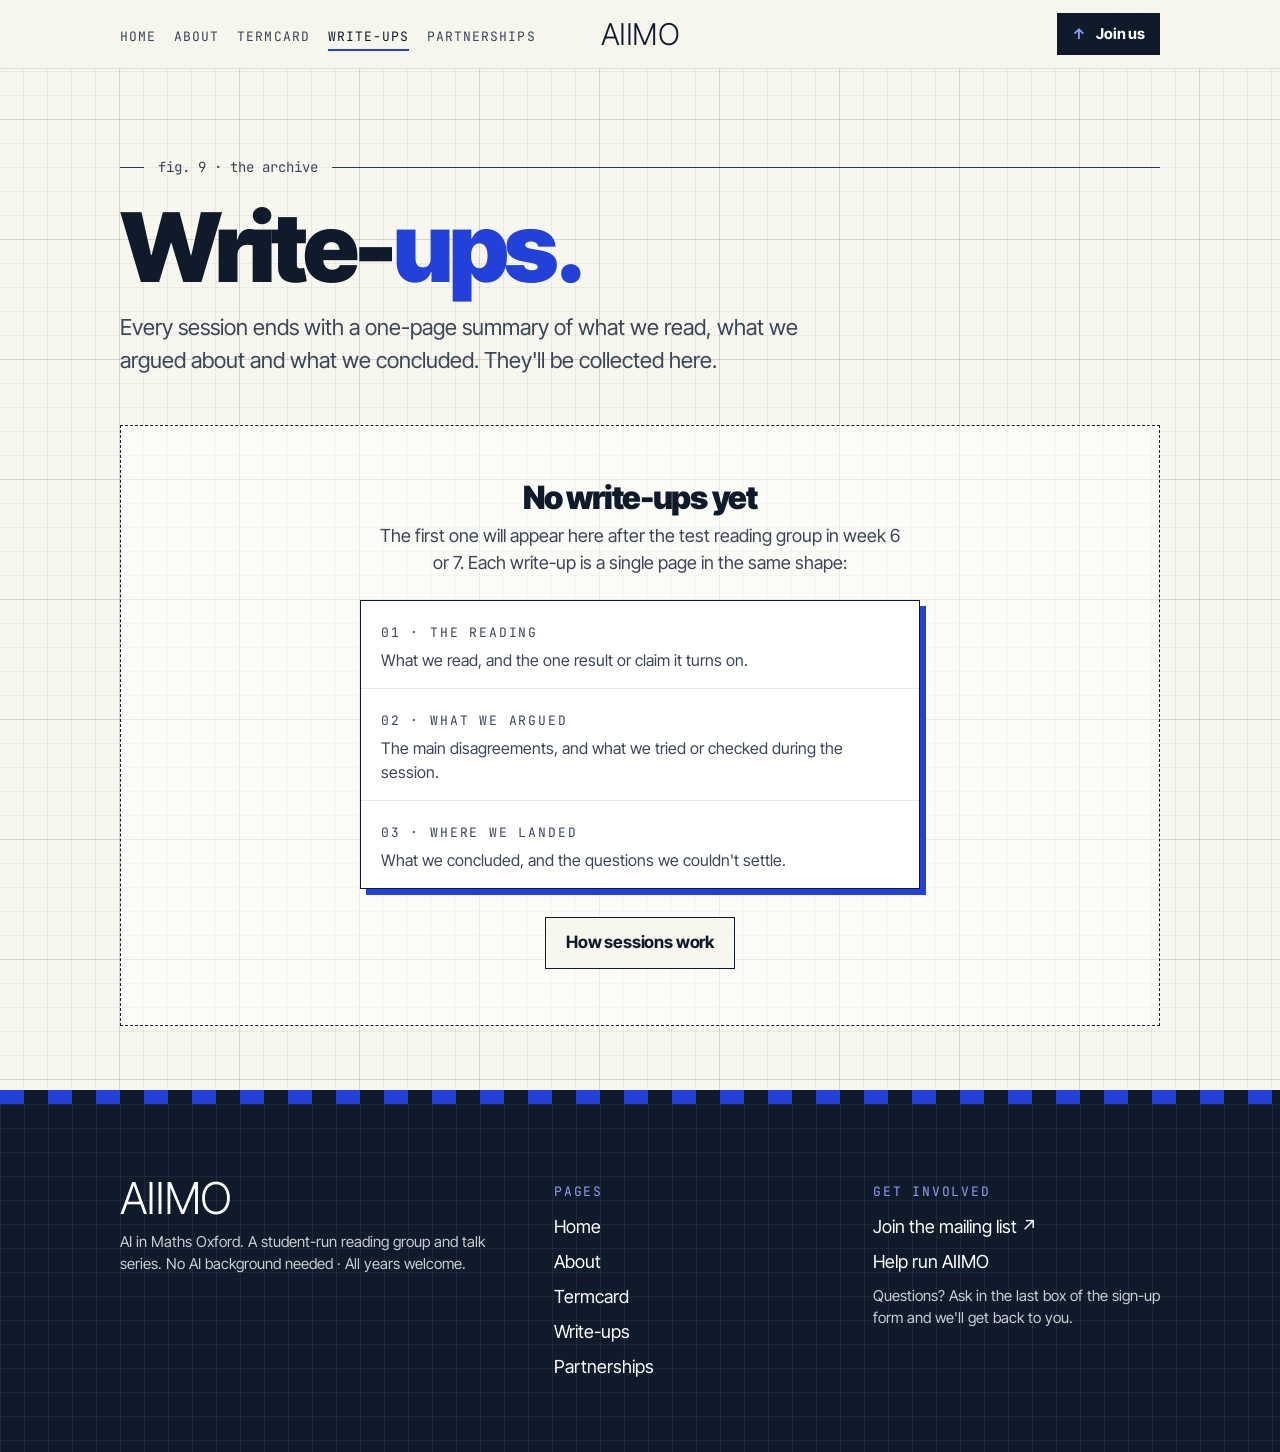
<file: write-ups.html>
<!doctype html>
<html lang="en">
<head>
<meta charset="utf-8">
<meta name="viewport" content="width=device-width, initial-scale=1, viewport-fit=cover">
<title>Write-ups · AIIMO</title>
<meta name="description" content="One-page records of what each AIIMO reading group read, argued about and concluded.">
<link rel="canonical" href="https://aiimo.org.uk/write-ups.html">
<meta name="theme-color" content="#F7F6EF">
<meta property="og:type" content="website">
<meta property="og:site_name" content="AIIMO">
<meta property="og:title" content="Write-ups · AIIMO">
<meta property="og:description" content="One-page records of what each AIIMO reading group read, argued about and concluded.">
<meta property="og:url" content="https://aiimo.org.uk/write-ups.html">
<meta property="og:image" content="https://aiimo.org.uk/og.png">
<meta property="og:image:width" content="1200">
<meta property="og:image:height" content="630">
<meta property="og:image:alt" content="AIIMO: Can machines do mathematics? Student-run reading group and talks.">
<meta name="twitter:card" content="summary_large_image">
<link rel="icon" href="favicon.svg?v=3" type="image/svg+xml">
<link rel="icon" href="favicon-32.png?v=3" sizes="32x32" type="image/png">
<link rel="apple-touch-icon" href="apple-touch-icon.png?v=3">
<link rel="preconnect" href="https://fonts.googleapis.com">
<link rel="preconnect" href="https://fonts.gstatic.com" crossorigin>
<link rel="stylesheet" href="https://fonts.googleapis.com/css2?family=Inter+Tight:wght@300..900&family=JetBrains+Mono:wght@400;500&display=swap">
<link rel="stylesheet" href="styles.css?v=15">
<script>
  /* Turn on motion unless the visitor prefers reduced motion; if motion.js never loads, show everything after 2.5s. */
  (function (d) {
    if (window.matchMedia && matchMedia('(prefers-reduced-motion: reduce)').matches) return;
    d.classList.add('motion');
    setTimeout(function () { if (!window.__aiimoMotion) d.classList.remove('motion'); }, 2500);
  })(document.documentElement);
</script>
<script>
  /* Each page opens at the top (unless the link points at a section), including when the site is shown inside a frame. */
  (function () {
    if ('scrollRestoration' in history) history.scrollRestoration = 'manual';
    function toTop() {
      if (location.hash && document.getElementById(location.hash.slice(1))) return;
      window.scrollTo(0, 0);
      var top = document.documentElement;
      try { top.scrollIntoView({ block: 'start', inline: 'nearest', behavior: 'instant' }); } catch (e) { top.scrollIntoView(true); }
    }
    document.addEventListener('DOMContentLoaded', toTop);
    window.addEventListener('pageshow', toTop);
  })();
</script>
<script src="motion.js?v=15" defer></script>
</head>
<body>
<a class="skip" href="#main">Skip to content</a>
<header class="top">
  <div class="wrap bar">
    <nav aria-label="Main">
      <ul>
        <li><a href="index.html" data-nav="home">Home</a></li>
        <li><a href="about.html" data-nav="about">About</a></li>
        <li><a href="termcard.html" data-nav="termcard">Termcard</a></li>
        <li><a href="write-ups.html" data-nav="write-ups" aria-current="page">Write-ups</a></li>
        <li><a href="partnerships.html" data-nav="partnerships">Partnerships</a></li>
      </ul>
    </nav>
    <a class="wordmark" href="index.html" aria-label="AIIMO home">AIIMO</a>
    <div class="right"><a class="btn small" href="https://tally.so/r/xVVKxd" target="_blank" rel="noopener"><span class="arrow" aria-hidden="true">↑</span> Join us<span class="visually-hidden"> (opens in a new tab)</span></a></div>
  </div>
  <nav class="subnav" aria-label="Pages">
    <div class="wrap">
      <ul>
        <li><a href="index.html" data-nav="home">Home</a></li>
        <li><a href="about.html" data-nav="about">About</a></li>
        <li><a href="termcard.html" data-nav="termcard">Termcard</a></li>
        <li><a href="write-ups.html" data-nav="write-ups" aria-current="page">Write-ups</a></li>
        <li><a href="partnerships.html" data-nav="partnerships">Partnerships</a></li>
      </ul>
    </div>
  </nav>
</header>

<main id="main">
  <section class="page-head">
    <div class="wrap">
      <div class="fig left"><span>fig. 9 · the archive</span></div>
      <h1>Write-<span class="blue">ups.</span></h1>
      <p class="lede">Every session ends with a one-page summary of what we read, what we argued about and what we concluded. They'll be collected here.</p>
    </div>
  </section>
  <section class="block" style="padding-top:24px">
    <div class="wrap">
      <div class="empty">
        <h2 style="font-size:clamp(26px,3vw,32px);margin:0 0 8px">No write-ups yet</h2>
        <p>The first one will appear here after the test reading group in week 6 or 7. Each write-up is a single page in the same shape:</p>
        <div class="sample" aria-label="What every write-up covers">
          <div class="sample-row"><span class="mono">01 · The reading</span><p>What we read, and the one result or claim it turns on.</p></div>
          <div class="sample-row"><span class="mono">02 · What we argued</span><p>The main disagreements, and what we tried or checked during the session.</p></div>
          <div class="sample-row"><span class="mono">03 · Where we landed</span><p>What we concluded, and the questions we couldn't settle.</p></div>
        </div>
        <div class="btns" style="justify-content:center;margin-top:28px">
          <a class="btn ghost" href="about.html">How sessions work</a>
        </div>
      </div>
    </div>
  </section>
</main>

<div class="stripe" aria-hidden="true"></div>
<footer class="band">
  <div class="wrap foot-grid">
    <div>
      <a class="wordmark" href="index.html">AIIMO</a>
      <p>AI in Maths Oxford. A student-run reading group and talk series. No AI background needed · All years welcome.</p>
    </div>
    <div>
      <span class="mono">Pages</span>
      <ul>
        <li><a href="index.html">Home</a></li>
        <li><a href="about.html">About</a></li>
        <li><a href="termcard.html">Termcard</a></li>
        <li><a href="write-ups.html">Write-ups</a></li>
        <li><a href="partnerships.html">Partnerships</a></li>
      </ul>
    </div>
    <div>
      <span class="mono">Get involved</span>
      <ul>
        <li><a href="https://tally.so/r/xVVKxd" target="_blank" rel="noopener">Join the mailing list<span aria-hidden="true"> ↗</span><span class="visually-hidden"> (opens in a new tab)</span></a></li>
        <li><a href="about.html#committee">Help run AIIMO</a></li>
      </ul>
      <p>Questions? Ask in the last box of the sign-up form and we'll get back to you.</p>
    </div>
  </div>
</footer>
</body>
</html>
</file>
<file: styles.css>
/* Layout: a small society site in the AIIMO poster's language — graph paper, navy ink, electric blue.
     Four views (Home, About, Termcard, Write-ups) switched by #hash, with full-width navy bands between paper sections. */
  :root {
    color-scheme: light;
    --paper: #F7F6EF;
    --grid-minor: rgba(15, 26, 43, 0.05);
    --grid-major: rgba(15, 26, 43, 0.10);
    --ink: #0F1A2B;
    --ink-soft: #3B4558;
    --blue: #2340D8;
    --blue-soft: #8EA0F0;
    --white: #FFFFFF;
    --navy-grid: rgba(255, 255, 255, 0.06);
    --rule: rgba(15, 26, 43, 0.85);
    --sans: "Inter Tight", "Helvetica Neue", Arial, sans-serif;
    --mono: "JetBrains Mono", Consolas, "SFMono-Regular", Menlo, monospace;
    --max: 1120px;
    --gutter: clamp(16px, 4vw, 40px);
  }
  * { box-sizing: border-box; }
  html { scroll-behavior: smooth; scroll-padding-top: 84px; }
  @media (max-width: 760px) { html { scroll-padding-top: 124px; } }
  body::before { content: ""; position: fixed; inset: 0 0 auto; height: env(safe-area-inset-top, 0px); z-index: 11; background: var(--paper); }
  body {
    margin: 0;
    background-color: var(--paper);
    background-image:
      linear-gradient(var(--grid-major) 1px, transparent 1px),
      linear-gradient(90deg, var(--grid-major) 1px, transparent 1px),
      linear-gradient(var(--grid-minor) 1px, transparent 1px),
      linear-gradient(90deg, var(--grid-minor) 1px, transparent 1px);
    background-size: 120px 120px, 120px 120px, 24px 24px, 24px 24px;
    background-position: -1px -1px;
    color: var(--ink);
    font-family: var(--sans);
    font-size: 18px;
    line-height: 1.5;
    -webkit-font-smoothing: antialiased;
  }
  a { color: inherit; }
  h1, h2, h3 { text-wrap: balance; }
  .wrap { max-width: var(--max); margin: 0 auto; padding-left: max(var(--gutter), env(safe-area-inset-left, 0px)); padding-right: max(var(--gutter), env(safe-area-inset-right, 0px)); }
  .mono { font-family: var(--mono); text-transform: uppercase; letter-spacing: 0.14em; font-size: 13px; color: var(--ink-soft); }
  .blue { color: var(--blue); }
  .prose { max-width: 680px; }
  .prose p { margin: 0 0 16px; color: var(--ink-soft); font-size: 19px; }
  .prose a { color: var(--blue); font-weight: 700; text-underline-offset: 3px; }

  /* ---------- header ---------- */
  header.top {
    position: sticky; top: env(safe-area-inset-top, 0px); z-index: 10;
    background: rgba(247, 246, 239, 0.94);
    backdrop-filter: blur(6px);
    border-bottom: 1px solid var(--grid-major);
  }
  .bar { display: grid; grid-template-columns: 1fr auto 1fr; align-items: center; height: 68px; gap: 16px; }
  .bar nav ul { list-style: none; display: flex; gap: 18px; margin: 0; padding: 0; }
  .bar nav a, .subnav a {
    text-decoration: none; font-family: var(--mono); font-size: 13px; letter-spacing: 0.1em; text-transform: uppercase; color: var(--ink-soft);
    padding: 4px 0; border-bottom: 2px solid transparent;
  }
  .bar nav a:hover, .subnav a:hover { color: var(--blue); }
  .bar nav a[aria-current="page"], .subnav a[aria-current="page"] { color: var(--ink); border-bottom-color: var(--blue); }
  .wordmark { font-weight: 300; font-size: 30px; letter-spacing: -0.02em; text-decoration: none; justify-self: center; line-height: 1; }
  .bar .right { justify-self: end; }
  .subnav { display: none; }
  @media (max-width: 760px) {
    .bar { grid-template-columns: auto 1fr; height: 60px; }
    .bar nav { display: none; }
    .wordmark { justify-self: start; }
    .subnav { display: block; border-top: 1px solid var(--grid-major); }
    .subnav ul { list-style: none; margin: 0; padding: 0; display: flex; justify-content: space-between; gap: 12px; }
    .subnav a { font-size: 12px; letter-spacing: 0.06em; display: inline-flex; align-items: center; min-height: 44px; padding: 0; }
    .subnav a[aria-current="page"] { box-shadow: inset 0 -2px 0 var(--blue); border-bottom-color: transparent; }
  }

  /* ---------- buttons ---------- */
  .btn {
    display: inline-flex; align-items: center; gap: 10px;
    background: var(--ink); color: var(--white);
    font-weight: 700; font-size: 17px; letter-spacing: -0.01em;
    padding: 12px 20px; text-decoration: none; border: 1.5px solid var(--ink);
    transition: transform .15s ease, box-shadow .15s ease;
  }
  .btn .arrow { color: var(--blue-soft); }
  @media (hover: hover) { .btn:hover { transform: translate(-3px, -3px); box-shadow: 3px 3px 0 var(--blue); } }
  .btn:focus-visible { transform: translate(-3px, -3px); box-shadow: 3px 3px 0 var(--blue); }
  .btn.small { font-size: 15px; padding: 9px 14px; }
  .btn.ghost { background: var(--paper); color: var(--ink); }
  .btn.light { background: var(--white); color: var(--ink); border-color: var(--white); }
  .btn.light .arrow { color: var(--blue); }
  .btn.light:hover { box-shadow: 3px 3px 0 var(--blue-soft); }
  .btns { display: flex; flex-wrap: wrap; gap: 14px; }

  /* ---------- views ---------- */

  /* ---------- fig dividers ---------- */
  .fig { display: flex; align-items: center; gap: 14px; font-family: var(--mono); font-size: 14px; color: var(--ink-soft); margin: 0 0 24px; }
  .fig::before, .fig::after { content: ""; flex: 1; height: 1px; background: var(--rule); }
  .fig span { white-space: nowrap; }
  .fig.left::before { flex: 0 0 24px; }
  .band .fig { color: var(--blue-soft); }
  .band .fig::before, .band .fig::after { background: rgba(255,255,255,0.4); }

  /* ---------- hero ---------- */
  .hero { padding-block: clamp(56px, 10vw, 112px) clamp(56px, 8vw, 96px); text-align: center; }
  .hero .eyebrow { display: flex; justify-content: center; gap: 14px; flex-wrap: wrap; margin-bottom: 26px; }
  .headline { font-weight: 900; font-size: clamp(42px, 9vw, 116px); line-height: 0.95; letter-spacing: -0.045em; margin: 0 auto 28px; max-width: 12ch; }
  .hero .sub { font-size: clamp(19px, 2.2vw, 24px); color: var(--ink-soft); max-width: 620px; margin: 0 auto 36px; }
  .hero .btns { justify-content: center; }
  .hero .foot { margin-top: 40px; font-family: var(--mono); font-size: clamp(15px, 1.8vw, 19px); }
  .hero .foot .arrow { color: var(--blue); }

  .page-head { padding-block: clamp(48px, 8vw, 88px) 24px; }
  .page-head h1 { font-weight: 900; font-size: clamp(48px, 8vw, 96px); line-height: 0.95; letter-spacing: -0.045em; margin: 0 0 18px; }
  .page-head .lede { font-size: clamp(19px, 2.2vw, 22px); color: var(--ink-soft); max-width: 680px; margin: 0; }

  section.block { padding-block: 64px; }
  h2 { font-weight: 900; font-size: clamp(34px, 5vw, 56px); line-height: 1; letter-spacing: -0.04em; margin: 0 0 18px; }
  .lede { font-size: clamp(18px, 2vw, 21px); color: var(--ink-soft); max-width: 680px; margin: 0 0 32px; }

  /* ---------- navy bands ---------- */
  .band {
    background-color: var(--ink);
    background-image:
      linear-gradient(var(--navy-grid) 1px, transparent 1px),
      linear-gradient(90deg, var(--navy-grid) 1px, transparent 1px);
    background-size: 24px 24px;
    color: var(--white);
    padding-block: 72px;
  }
  .band h2 { color: var(--white); }
  .band .lede, .band p { color: rgba(255,255,255,0.78); }
  .band .mono { color: var(--blue-soft); }
  .band .blue { color: var(--blue-soft); }
  .stripe {
    height: 14px;
    background-color: var(--ink);
    background-image: linear-gradient(90deg, var(--blue) 0 24px, var(--ink) 24px 48px);
    background-size: 48px 100%;
    background-repeat: repeat-x;
  }

  /* ---------- who we are ---------- */
  .who { display: grid; grid-template-columns: 1fr 1.3fr; gap: 48px; align-items: start; }
  .who > * { min-width: 0; }
  @media (max-width: 860px) { .who { grid-template-columns: 1fr; gap: 20px; } }

  /* ---------- carousel ---------- */
  .carousel-head { display: flex; justify-content: space-between; align-items: end; gap: 16px; flex-wrap: wrap; margin-bottom: 26px; }
  .carousel-head h2 { margin: 0; }
  .arrows { display: flex; gap: 10px; }
  .arrows button {
    width: 48px; height: 48px; font-family: var(--mono); font-size: 20px; cursor: pointer;
    background: var(--white); color: var(--ink); border: 1.5px solid var(--ink);
  }
  @media (hover: hover) { .arrows button:hover:not(:disabled) { box-shadow: 3px 3px 0 var(--blue); transform: translate(-2px, -2px); } }
  .arrows button:disabled { opacity: .35; cursor: default; }
  .no-js .arrows { display: none; }
  .track {
    position: relative; display: grid; grid-auto-flow: column; overflow-y: hidden; overscroll-behavior-x: contain; grid-auto-columns: minmax(280px, 340px); gap: 22px;
    overflow-x: auto; scroll-snap-type: x proximity; padding: 4px 12px 22px 2px; scrollbar-width: thin;
  }
  .exhibit {
    scroll-snap-align: start; background: var(--white); border: 1.5px solid var(--ink); padding: 24px;
    display: flex; flex-direction: column; gap: 10px; min-height: 260px;
  }
  .exhibit.ox { box-shadow: 7px 7px 0 var(--blue); }
  .exhibit .top { display: flex; justify-content: space-between; gap: 8px; }
  .exhibit h3 { font-weight: 800; font-size: 23px; letter-spacing: -0.025em; line-height: 1.15; margin: 4px 0 0; }
  .exhibit .src { margin-top: auto; font-size: 15px; color: var(--ink-soft); }
  .tag-ox { font-family: var(--mono); font-size: 11px; letter-spacing: 0.12em; text-transform: uppercase; color: var(--white); background: var(--blue); padding: 2px 6px; align-self: start; }

  /* ---------- mailing list ---------- */
  .mail { display: grid; grid-template-columns: 1.4fr 1fr; gap: 32px; align-items: center; }
  .mail > * { min-width: 0; }
  .mail .btns { justify-content: flex-end; }
  @media (max-width: 760px) { .mail { grid-template-columns: 1fr; } .mail .btns { justify-content: flex-start; } }

  /* ---------- stats ---------- */
  .stats { display: grid; grid-template-columns: repeat(3, 1fr); gap: 22px; text-align: center; }
  .stat { padding: 8px 0; }
  .stat .ring {
    width: 150px; height: 150px; margin: 0 auto 14px; border-radius: 50%;
    border: 2px solid var(--ink); display: grid; place-items: center; position: relative; background: var(--white);
  }
  .stat .ring::after { content: ""; position: absolute; inset: -9px; border-radius: 50%; border: 2px dashed var(--blue); }
  .stat .num { font-weight: 900; font-size: 52px; letter-spacing: -0.04em; line-height: 1; font-variant-numeric: tabular-nums; }
  .stat .label { font-weight: 700; font-size: 18px; letter-spacing: -0.01em; }
  .stat .note { font-size: 14px; color: var(--ink-soft); }
  .stats dt, .stats dd { margin: 0; }
  @media (max-width: 640px) {
    .stats { gap: 10px; }
    .stat .ring { width: 84px; height: 84px; }
    .stat .ring::after { inset: -6px; }
    .stat .num { font-size: 30px; }
    .stat .label { font-size: 14px; line-height: 1.25; }
    .stat .note { display: none; }
  }

  /* ---------- reading group flow ---------- */
  .flow { display: grid; grid-template-columns: 1fr auto 1fr auto 1fr; gap: 18px; align-items: stretch; }
  .flow > * { min-width: 0; }
  .flow .arrow { align-self: center; font-family: var(--mono); font-size: 28px; color: var(--blue); }
  .flow .step { background: var(--white); border: 1.5px solid var(--ink); padding: 22px; }
  .flow .step h3 { font-weight: 800; font-size: 25px; letter-spacing: -0.03em; margin: 8px 0 6px; line-height: 1.1; }
  .flow .step p { margin: 0; color: var(--ink-soft); font-size: 16px; }
  .flow .step.main { box-shadow: 6px 6px 0 var(--blue); }
  @media (max-width: 820px) { .flow { grid-template-columns: 1fr; } .flow .arrow { transform: rotate(90deg); justify-self: center; } }

  .topics { display: grid; grid-template-columns: repeat(2, 1fr); gap: 22px; }
  .topic { background: var(--white); border: 1.5px solid var(--ink); padding: 24px; }
  .topic h3 { font-weight: 800; font-size: 23px; letter-spacing: -0.025em; line-height: 1.1; margin: 8px 0 8px; }
  .topic p { margin: 0; color: var(--ink-soft); font-size: 16px; }
  @media (max-width: 760px) { .topics { grid-template-columns: 1fr; } }

  /* ---------- committee ---------- */
  .people { display: grid; grid-template-columns: repeat(5, 1fr); gap: 22px; }
  .people > * { min-width: 0; }
  @media (max-width: 960px) {
    .people { grid-template-columns: repeat(2, 1fr); gap: 32px 16px; }
    .people > :last-child:nth-child(odd) { grid-column: 1 / -1; }
  }
  .person { text-align: center; }
  .avatar {
    width: 128px; height: 128px; margin: 0 auto 14px; border-radius: 50%;
    background: var(--white); border: 1.5px solid var(--ink); display: grid; place-items: center;
    font-weight: 300; font-size: 56px; letter-spacing: -0.03em; box-shadow: 5px 5px 0 var(--blue);
  }
  .avatar.open { background: transparent; border-style: dashed; box-shadow: none; color: var(--ink-soft); font-family: var(--mono); font-size: 34px; }
  .person .name { font-weight: 800; font-size: 21px; letter-spacing: -0.02em; }
  .person .role { font-family: var(--mono); font-size: 12px; letter-spacing: 0.12em; text-transform: uppercase; color: var(--ink-soft); }
  .person p { font-size: 15px; color: var(--ink-soft); margin: 6px auto 0; max-width: 240px; }

  /* ---------- termcard ---------- */
  .events { display: grid; gap: 22px; }
  .event {
    display: grid; grid-template-columns: 180px 1fr auto; gap: 24px; align-items: start;
    background: var(--white); border: 1.5px solid var(--ink); padding: 24px;
  }
  .event > * { min-width: 0; }
  .event.next { box-shadow: 8px 8px 0 var(--blue); }
  .event.maybe { background: transparent; border-style: dashed; }
  .event .when .wk { font-weight: 900; font-size: 34px; letter-spacing: -0.04em; line-height: 1; }
  .event h3 { font-weight: 800; font-size: 25px; letter-spacing: -0.025em; line-height: 1.15; margin: 0 0 6px; }
  .event p { margin: 0; color: var(--ink-soft); font-size: 16px; }
  .event .meta { display: flex; flex-wrap: wrap; gap: 6px 18px; margin-top: 10px; }
  .event .pill { justify-self: start; }
  .pill { font-family: var(--mono); font-size: 11px; letter-spacing: 0.12em; text-transform: uppercase; padding: 4px 8px; border: 1.5px solid var(--ink); white-space: nowrap; }
  .pill.on { background: var(--blue); border-color: var(--blue); color: var(--white); }
  @media (max-width: 760px) { .event { grid-template-columns: 1fr; gap: 12px; } }

  .talk-list { list-style: none; margin: 0; padding: 0; }
  .talk-list li { display: flex; gap: 18px; align-items: baseline; padding: 16px 0; border-bottom: 1px solid rgba(255,255,255,0.2); }
  .talk-list li:first-child { border-top: 1px solid rgba(255,255,255,0.2); }
  .talk-list .n { font-family: var(--mono); color: var(--blue-soft); font-size: 14px; flex: 0 0 auto; }
  .talk-list .t { font-weight: 700; font-size: 22px; letter-spacing: -0.02em; line-height: 1.2; }

  /* ---------- write-ups ---------- */
  .empty {
    border: 1.5px dashed var(--ink); padding: clamp(28px, 5vw, 56px); text-align: center; background: rgba(255,255,255,0.5);
  }
  .empty .sheet {
    width: 120px; height: 160px; margin: 0 auto 22px; background: var(--white); border: 1.5px solid var(--ink); box-shadow: 6px 6px 0 var(--blue);
    padding: 16px 14px; display: grid; gap: 8px; align-content: start;
  }
  .empty .sheet i { display: block; height: 4px; background: var(--grid-major); }
  .empty .sheet i:first-child { background: var(--ink); width: 60%; height: 6px; }
  .empty h3 { font-weight: 800; font-size: 26px; letter-spacing: -0.025em; margin: 0 0 8px; }
  .empty p { color: var(--ink-soft); margin: 0 auto; max-width: 520px; }

  /* ---------- faq ---------- */
  .faq { max-width: 820px; }
  .faq details { border-bottom: 1px solid var(--rule); padding: 18px 0; }
  .faq details:first-of-type { border-top: 1px solid var(--rule); }
  .faq summary { cursor: pointer; list-style: none; font-weight: 700; font-size: 21px; letter-spacing: -0.02em; display: flex; justify-content: space-between; gap: 16px; }
  .faq summary::-webkit-details-marker { display: none; }
  .faq summary::after { content: "+"; font-family: var(--mono); color: var(--blue); font-weight: 500; }
  .faq details[open] summary::after { content: "−"; }
  .faq details p { margin: 10px 0 0; color: var(--ink-soft); }

  /* ---------- footer ---------- */
  footer { padding-block: 48px 56px; }
  .foot-grid { display: grid; grid-template-columns: 1.4fr 1fr 1fr; gap: 32px; }
  .foot-grid > * { min-width: 0; }
  footer .wordmark { font-size: 44px; color: var(--white); justify-self: start; }
  footer ul { list-style: none; margin: 10px 0 0; padding: 0; display: grid; gap: 8px; }
  footer a { text-decoration: none; color: var(--white); }
  footer a:hover { color: var(--blue-soft); }
  footer p { margin: 10px 0 0; font-size: 15px; }
  @media (max-width: 760px) { .foot-grid { grid-template-columns: 1fr; } }

  a:focus-visible, button:focus-visible, summary:focus-visible, .track:focus-visible { outline: 3px solid var(--blue); outline-offset: 3px; }
  .band :focus-visible { outline-color: var(--blue-soft); }
  .visually-hidden { position: absolute !important; width: 1px; height: 1px; padding: 0; margin: -1px; overflow: hidden; clip: rect(0 0 0 0); white-space: nowrap; border: 0; }
  .skip { position: absolute; left: -9999px; top: 8px; z-index: 30; background: var(--ink); color: var(--white); padding: 12px 16px; font-weight: 700; text-decoration: none; }
  .skip:focus { left: max(16px, env(safe-area-inset-left, 0px)); }
  @media (prefers-reduced-motion: reduce) { html { scroll-behavior: auto; } .btn, .arrows button { transition: none; } }

  /* ---------- write-up template (empty state) ---------- */
  .sample { max-width: 560px; margin: 24px auto 0; text-align: left; background: var(--white); border: 1.5px solid var(--ink); box-shadow: 6px 6px 0 var(--blue); }
  .sample-row { padding: 16px 20px; border-top: 1px solid var(--grid-major); }
  .sample-row:first-child { border-top: 0; }
  .sample-row p { margin: 4px 0 0; color: var(--ink-soft); font-size: 16px; max-width: none; }
  a.src { text-decoration: none; color: var(--blue); font-weight: 500; }
  a.src:hover { text-decoration: underline; }

  /* ================= motion =================
     Everything below only applies under html.motion, which the head script sets
     unless the visitor prefers reduced motion. Without it, the page is static and complete. */

  @keyframes rise { from { opacity: 0; transform: translateY(22px); } to { opacity: 1; transform: none; } }
  @keyframes draw { from { transform: scaleX(0); } to { transform: scaleX(1); } }
  @keyframes blink { 50% { opacity: 0; } }
  @keyframes march { to { background-position: 48px 0; } }
  @keyframes spin { to { transform: rotate(360deg); } }

  /* Hero: a short orchestrated entrance */
  .motion .hero .eyebrow { animation: rise .6s cubic-bezier(.2,.7,.2,1) both .05s; }
  .motion .hero .headline { animation: rise .9s cubic-bezier(.2,.7,.2,1) both .15s; }
  .hero .headline .blue { position: relative; display: inline-block; }
  .hero .headline .blue::after {
    content: ""; position: absolute; left: 0; right: .55em; bottom: -.04em; height: .07em;
    background: var(--blue); transform-origin: left; transform: scaleX(1);
  }
  .motion .hero .headline .blue::after { animation: draw .7s cubic-bezier(.6,0,.2,1) both 1s; }
  .motion .hero .sub { animation: rise .7s cubic-bezier(.2,.7,.2,1) both .4s; }
  .motion .hero .btns { animation: rise .7s cubic-bezier(.2,.7,.2,1) both .55s; }
  .motion .hero .foot { animation: rise .7s cubic-bezier(.2,.7,.2,1) both .7s; }
  .motion .hero .foot::after {
    content: ""; display: inline-block; width: .55em; height: 1.05em; margin-left: 6px;
    background: var(--blue); vertical-align: -.18em; animation: blink 1.1s steps(1) infinite 1.4s;
  }

  /* Inner page headers */
  .motion .page-head .wrap > * { animation: rise .7s cubic-bezier(.2,.7,.2,1) both; }
  .motion .page-head .wrap > :nth-child(2) { animation-delay: .1s; }
  .motion .page-head .wrap > :nth-child(3) { animation-delay: .22s; }
  .motion .page-head .wrap > :nth-child(4) { animation-delay: .34s; }
  .motion .page-head .fig::after, .motion .page-head .fig::before { transform-origin: left; animation: draw .9s cubic-bezier(.6,0,.2,1) both .2s; }

  /* Scroll reveals (motion.js adds .in) */
  .motion main section:not(.hero):not(.page-head) :is(.fig, h2, .lede, .prose, .exhibit, .step, .flow > .arrow, .grid3 .item,
    .topic, .person, .event, .stat, .sample, .faq details, .talk-list li, .mail .btns, .carousel-head .arrows, .empty > p, .empty > .btns) {
    transition: opacity .7s cubic-bezier(.2,.7,.2,1), transform .7s cubic-bezier(.2,.7,.2,1), box-shadow .5s ease;
  }
  .motion main section:not(.hero):not(.page-head) :is(.fig, h2, .lede, .prose, .exhibit, .step, .flow > .arrow, .grid3 .item,
    .topic, .person, .event, .stat, .sample, .faq details, .talk-list li, .mail .btns, .carousel-head .arrows, .empty > p, .empty > .btns):not(.in) {
    opacity: 0; transform: translateY(24px);
  }
  /* fig. dividers draw their rules */
  .motion main section .fig::before, .motion main section .fig::after { transform-origin: left; transition: transform .9s cubic-bezier(.6,0,.2,1) .15s; }
  .motion main section:not(.hero):not(.page-head) .fig:not(.in)::before,
  .motion main section:not(.hero):not(.page-head) .fig:not(.in)::after { transform: scaleX(0); }
  /* blue offset shadows slide out after the card lands */
  .motion :is(.exhibit.ox, .step.main, .event.next, .sample):not(.in) { box-shadow: 0 0 0 var(--blue); }
  .motion :is(.exhibit.ox, .step.main, .event.next, .sample).in { transition-delay: 0s, 0s, .35s; }

  /* Ambient touches */
  @media (prefers-reduced-motion: no-preference) {
    .stripe { animation: march 2.4s linear infinite; }
    .stat .ring::after { animation: spin 40s linear infinite; }
    @media (hover: hover) {
      .exhibit, .topic, .event:not(.maybe), .step { transition: transform .2s ease, box-shadow .2s ease, opacity .7s cubic-bezier(.2,.7,.2,1); }
      .exhibit:hover, .topic:hover, .event:not(.maybe):hover, .step:hover { transform: translate(-3px, -3px); box-shadow: 6px 6px 0 var(--blue); }
      .exhibit.ox:hover, .step.main:hover, .event.next:hover { box-shadow: 10px 10px 0 var(--blue); }
    }
    /* smooth cross-page navigation where supported; the header stays put */
    @view-transition { navigation: auto; }
    header.top { view-transition-name: site-header; }
    ::view-transition-old(root) { animation: .22s ease both fade-out; }
    ::view-transition-new(root) { animation: .32s ease both fade-in; }
    @keyframes fade-out { to { opacity: 0; } }
    @keyframes fade-in { from { opacity: 0; } }
  }

  /* ---------- who we are: what we run ---------- */
  .offer { display: grid; grid-template-columns: 1fr 1fr; gap: 16px; margin: 4px 0 20px; }
  .offer > div { background: var(--white); border: 1.5px solid var(--ink); padding: 18px 20px; min-width: 0; }
  .offer p { margin: 6px 0 0; font-size: 17px; }
  @media (max-width: 600px) { .offer { grid-template-columns: 1fr; } }
  .prose p.more { display: flex; flex-wrap: wrap; gap: 8px 24px; margin-top: 8px; }
  .prose p.more a { text-decoration: none; border-bottom: 2px solid currentColor; padding-bottom: 2px; }

  /* ---------- scroll cue ---------- */
  .scroll-cue {
    display: inline-flex; flex-direction: column; align-items: center; gap: 6px; margin-top: 44px;
    font-family: var(--mono); font-size: 12px; letter-spacing: .14em; text-transform: uppercase;
    color: var(--ink-soft); text-decoration: none;
  }
  .scroll-cue .chev {
    display: grid; place-items: center; width: 40px; height: 40px; border: 1.5px solid var(--ink);
    background: var(--white); color: var(--blue); font-size: 18px; letter-spacing: 0;
  }
  .scroll-cue:hover { color: var(--blue); }
  .scroll-cue:hover .chev { box-shadow: 3px 3px 0 var(--blue); }
  .motion .scroll-cue { animation: rise .7s cubic-bezier(.2,.7,.2,1) both .9s; }
  @media (prefers-reduced-motion: no-preference) {
    @keyframes nudge { 0%, 100% { transform: translateY(0); } 50% { transform: translateY(6px); } }
    .scroll-cue .chev { animation: nudge 1.6s ease-in-out infinite 1.8s; }
  }

  /* ---------- sponsors ---------- */
  .sponsors { display: grid; grid-template-columns: repeat(3, 1fr); gap: 22px; max-width: 900px; margin: 0 auto; }
  .sponsors > * { min-width: 0; }
  .slot {
    display: grid; place-items: center; aspect-ratio: 16 / 7; max-width: 100%;
    border: 1.5px dashed var(--ink); background: rgba(255, 255, 255, 0.55);
  }
  .slot .mono { font-size: 12px; }
  .sponsor-ask { text-align: center; color: var(--ink-soft); margin: 28px auto 0; max-width: 620px; }
  .sponsor-ask a { color: var(--blue); font-weight: 700; text-underline-offset: 3px; }
  @media (max-width: 640px) { .sponsors { grid-template-columns: 1fr; gap: 14px; } .slot { aspect-ratio: 16 / 5; } }
  /* sponsor slots join the scroll reveal */
  .motion main section .sponsors .slot:not(.in) { opacity: 0; transform: translateY(24px); }
  .motion main section .sponsors .slot { transition: opacity .7s cubic-bezier(.2,.7,.2,1), transform .7s cubic-bezier(.2,.7,.2,1); }

  /* ---------- hero fits one screen, cue pinned to its bottom edge ---------- */
  .hero {
    position: relative;
    min-height: calc(100vh - 69px);
    min-height: calc(100svh - 69px);
    display: flex; flex-direction: column; justify-content: center;
    padding-block: clamp(24px, 6vh, 96px) 96px;
  }
  .hero .headline { font-size: clamp(40px, min(9vw, 12.5vh), 116px); }
  .hero .sub { margin-bottom: clamp(20px, 4vh, 36px); }
  .hero .foot { margin-top: clamp(20px, 4vh, 40px); }
  .scroll-cue { position: absolute; left: 0; right: 0; bottom: 18px; width: max-content; margin: 0 auto; }
  @media (max-width: 760px) {
    .hero { min-height: calc(100vh - 106px); min-height: calc(100svh - 106px); }
  }

  /* ---------- five-link nav ---------- */
  .bar nav a { letter-spacing: 0.08em; }
  @media (max-width: 1100px) {
    .bar { grid-template-columns: auto 1fr; height: 60px; }
    .bar nav { display: none; }
    .wordmark { justify-self: start; }
    .subnav { display: block; border-top: 1px solid var(--grid-major); }
    .subnav ul { list-style: none; margin: 0; padding: 0; display: flex; justify-content: space-between; gap: 12px; }
    .subnav a { font-size: 12px; letter-spacing: 0.06em; display: inline-flex; align-items: center; min-height: 44px; padding: 0; }
    .subnav a[aria-current="page"] { box-shadow: inset 0 -2px 0 var(--blue); border-bottom-color: transparent; }
    .hero { min-height: calc(100vh - 106px); min-height: calc(100svh - 106px); }
    html { scroll-padding-top: 124px; }
  }
  @media (max-width: 460px) {
    .subnav ul { gap: 6px; overflow-x: auto; scrollbar-width: none; }
    .subnav ul::-webkit-scrollbar { display: none; }
    .subnav a { font-size: 11px; letter-spacing: 0.01em; white-space: nowrap; }
  }
  /* cards inside navy bands */
  .band .grid3 .item { border-top-color: rgba(255, 255, 255, 0.5); }
  .band .grid3 h3 { color: var(--white); }
  .band .grid3 p { color: rgba(255, 255, 255, 0.78); }

  /* ---------- three-column cards ---------- */
  .grid3 { display: grid; grid-template-columns: repeat(3, 1fr); gap: 22px; margin-top: 32px; }
  .grid3 > * { min-width: 0; }
  .grid3 .item { border-top: 2px solid var(--ink); padding-top: 14px; }
  .grid3 h3 { font-weight: 800; font-size: 22px; letter-spacing: -0.02em; margin: 6px 0; }
  .grid3 p { margin: 0; color: var(--ink-soft); font-size: 16px; }
  @media (max-width: 820px) { .grid3 { grid-template-columns: 1fr; } }
  .band .grid3 .item { border-top-color: rgba(255, 255, 255, 0.5); }
  .band .grid3 h3 { color: var(--white); }
  .band .grid3 p { color: rgba(255, 255, 255, 0.78); }

  /* ---------- partnerships: tiered logo walls ---------- */
  .partners-head { text-align: center; }
  .partners-head .lede { margin-left: auto; margin-right: auto; }
  .tier { padding-block: 40px; text-align: center; }
  .tier h2 { font-size: clamp(26px, 3.4vw, 38px); text-transform: none; margin-bottom: 26px; }
  .tier .logos { display: flex; flex-wrap: wrap; justify-content: center; gap: 22px; margin: 0 auto; }
  .tier .slot { flex: 0 1 var(--w); width: var(--w); aspect-ratio: 16 / 7; }
  .tier-xl .slot { --w: 440px; box-shadow: 8px 8px 0 var(--blue); background: var(--white); }
  .tier-lg .slot { --w: 340px; }
  .tier-md .slot { --w: 260px; }
  .tier-sm .slot { --w: 200px; aspect-ratio: 16 / 8; }
  .tier-sm { padding-bottom: 72px; }
  @media (max-width: 640px) {
    .tier .slot { flex-basis: 100%; width: 100%; }
    .tier-md .slot, .tier-sm .slot { flex-basis: calc(50% - 11px); }
  }
  .become .note { font-size: 14px; margin: 16px auto 0; }
  .motion main section .logos .slot:not(.in) { opacity: 0; transform: translateY(24px); }
  .motion main section .logos .slot { transition: opacity .7s cubic-bezier(.2,.7,.2,1), transform .7s cubic-bezier(.2,.7,.2,1); }

  /* ================= motion, round two ================= */

  /* hero: canvas figure + caption + cursor glow */
  .hero { overflow: hidden; }
  .hero > .wrap > :not(.scroll-cue) { position: relative; z-index: 1; }
  .scroll-cue { z-index: 1; }
  .hero-canvas { position: absolute; inset: 0; z-index: 0; pointer-events: none; opacity: 0.5; }
  .hero-caption {
    position: absolute; right: max(var(--gutter), env(safe-area-inset-right, 0px)); bottom: 26px; z-index: 1;
    font-size: 11px; letter-spacing: .12em; color: var(--ink-soft); opacity: .8;
  }
  @media (max-width: 760px) { .hero-caption { display: none; } }
  .hero::after {
    content: ""; position: absolute; inset: 0; z-index: 0; pointer-events: none; opacity: 0;
    background: radial-gradient(circle 260px at var(--mx, 50%) var(--my, 50%), rgba(35, 64, 216, 0.09), transparent 70%);
    transition: opacity .4s ease;
  }
  .hero.lit::after { opacity: 1; }
  .motion .hero-caption { animation: rise .8s cubic-bezier(.2,.7,.2,1) both 2.6s; }

  /* stats: the dashed ring draws itself round as the number counts */
  @property --ring { syntax: '<angle>'; inherits: false; initial-value: 360deg; }
  .motion .stat .ring::after {
    -webkit-mask: conic-gradient(#000 var(--ring), transparent 0);
            mask: conic-gradient(#000 var(--ring), transparent 0);
    transition: --ring 1.3s cubic-bezier(.4,0,.2,1) .15s;
  }
  .motion .stat:not(.in) .ring::after { --ring: 0deg; }

  /* buttons: the arrow lifts */
  .btn .arrow { display: inline-block; transition: transform .2s ease; }
  @media (hover: hover) { .btn:hover .arrow { transform: translateY(-3px); } }

  @media (prefers-reduced-motion: no-preference) {
    /* termcard: the "Next up" tag breathes */
    @keyframes ping { 0% { box-shadow: 0 0 0 0 rgba(35, 64, 216, .45); } 70%, 100% { box-shadow: 0 0 0 10px rgba(35, 64, 216, 0); } }
    .pill.on { animation: ping 2s ease-out infinite 1s; }

    /* partnerships: open slots shimmer */
    @keyframes sweep { 0% { transform: translateX(-110%); } 55%, 100% { transform: translateX(110%); } }
    .tier .slot { position: relative; overflow: hidden; }
    .tier .slot::after {
      content: ""; position: absolute; inset: 0; pointer-events: none;
      background: linear-gradient(105deg, transparent 35%, rgba(35, 64, 216, .10) 50%, transparent 65%);
      animation: sweep 4.2s ease-in-out infinite;
    }
    .tier-lg .slot::after { animation-delay: .5s; }
    .tier-md .slot::after { animation-delay: 1s; }
    .tier-sm .slot::after { animation-delay: 1.5s; }

    /* page changes: the new page rises in under the fixed header */
    @keyframes vt-in { from { opacity: 0; transform: translateY(14px); } }
    ::view-transition-new(root) { animation: .42s cubic-bezier(.2,.7,.2,1) both vt-in; }
  }

  /* ---------- cursor haze: sits under the content, on the paper ---------- */
  .cursor-haze {
    position: fixed; inset: 0; z-index: -1; pointer-events: none; opacity: 0;
    background: radial-gradient(circle 170px at var(--hx, -999px) var(--hy, -999px), rgba(35, 64, 216, 0.032), transparent 70%);
    transition: opacity .6s ease;
  }
  .cursor-haze.on { opacity: 1; }
</file>
